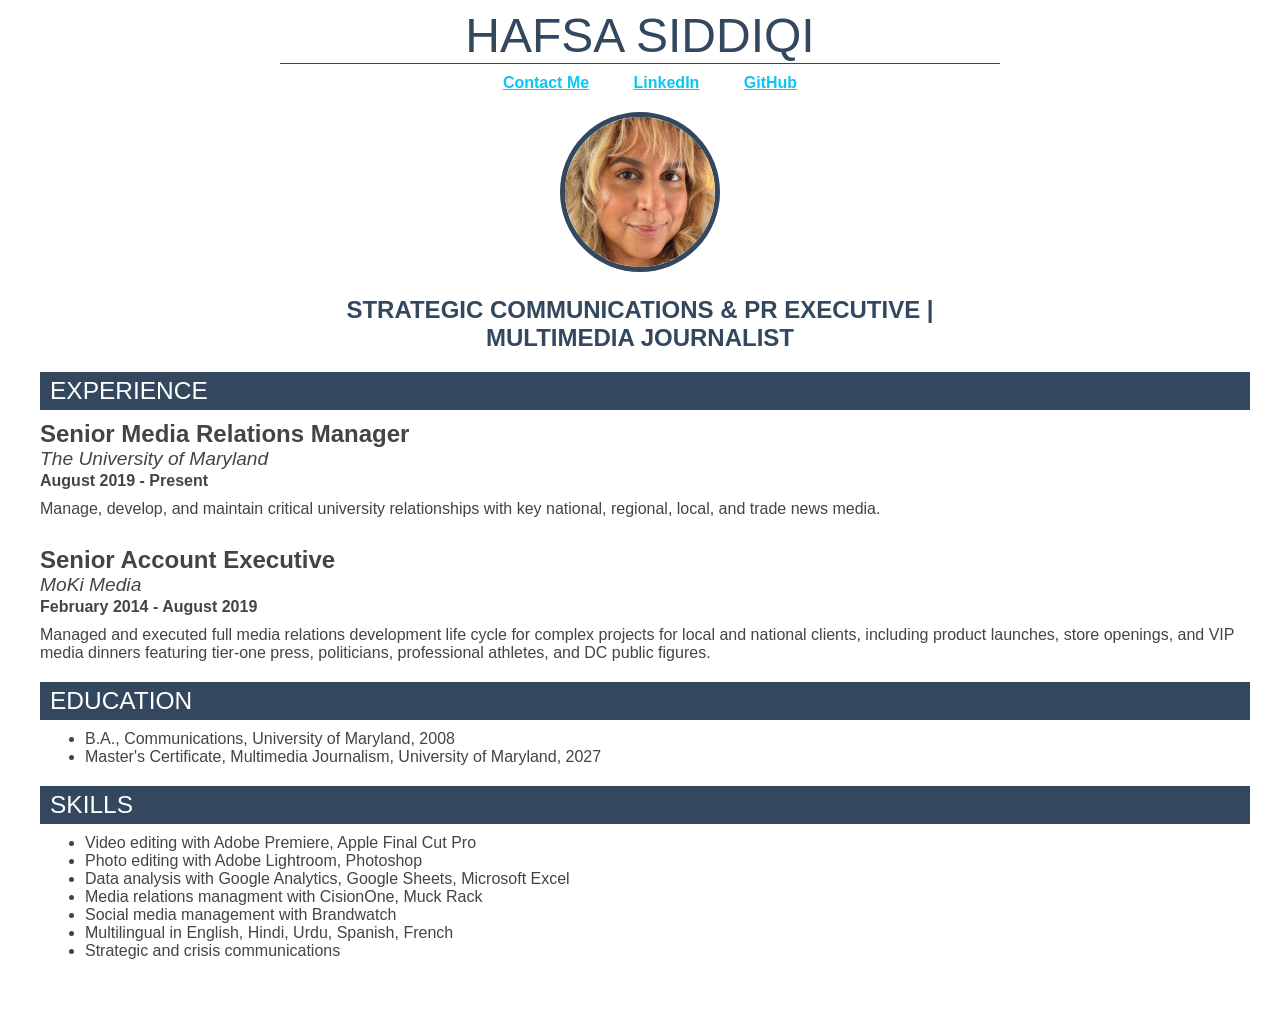
<file: index.html>
<!DOCTYPE html>
<html lang="en">
<head>
    <meta charset="UTF-8">
    <meta name="viewport" content="width=device-width, initial-scale=1.0">
    <title>Hafsa Siddiqi's Resume</title>
    <link href='style.css' rel='stylesheet' type="text/css">
</head>
 <!--I Built This MYSELF!-->   
<body>
  <div id="container">
    <div id="name">Hafsa Siddiqi</div>
         <ul class="menu">
            <li><a href="mailto:hafsa.sidd@gmail.com">Contact Me</a></li>
            <li><a href="https://www.linkedin.com/in/hafsasiddiqi/" target="_blank">LinkedIn</a></li>
            <li><a href="https://github.com/hafsa-26" target="_blank">GitHub </a></li>
        </ul>
        <div id="headshot-container"><img src="Hafsa Siddiqi profile.jpeg" alt="headshot image of Hafsa Siddiqi" height:auto; id="headshot"></div>
    <p><div id="title">Strategic Communications & PR Executive | <br> Multimedia Journalist</div></p>
        <div class="sectionheader">Experience</div>
      <div class="jobtitle">Senior Media Relations Manager</div>
      <div class="organization">The University of Maryland</div>
      <div class="date">August 2019 - Present</div>
      <p class="description">Manage, develop, and maintain critical university relationships with key national, regional, local, and trade news media.</p>
      <br>
      <div class="jobtitle">Senior Account Executive</div>
      <div class="organization">MoKi Media</div>
      <div class="date">February 2014 - August 2019</div>
      <p class="description">Managed and executed full media relations development life cycle for complex projects for local and national clients, including product launches, store openings, and VIP media dinners featuring tier-one press, politicians, professional athletes, and DC public figures.</p>
    <div class="sectionheader">Education</div>
      <ul id="degrees">
        <li>B.A., Communications, University of Maryland, 2008</li>
        <li>Master's Certificate, Multimedia Journalism, University of Maryland, 2027</li>
      </ul>
    <div class="sectionheader">Skills</div>
      <ul id="do">
        <li>Video editing with Adobe Premiere, Apple Final Cut Pro</li>
        <li>Photo editing with Adobe Lightroom, Photoshop</li>
        <li>Data analysis with Google Analytics, Google Sheets, Microsoft Excel</li>
        <li>Media relations managment with CisionOne, Muck Rack</li>
        <li>Social media management with Brandwatch</li>
        <li>Multilingual in English, Hindi, Urdu, Spanish, French</li>
        <li>Strategic and crisis communications</li>
      </ul>    
   

  </div>


    
</body>
</html>
</file>
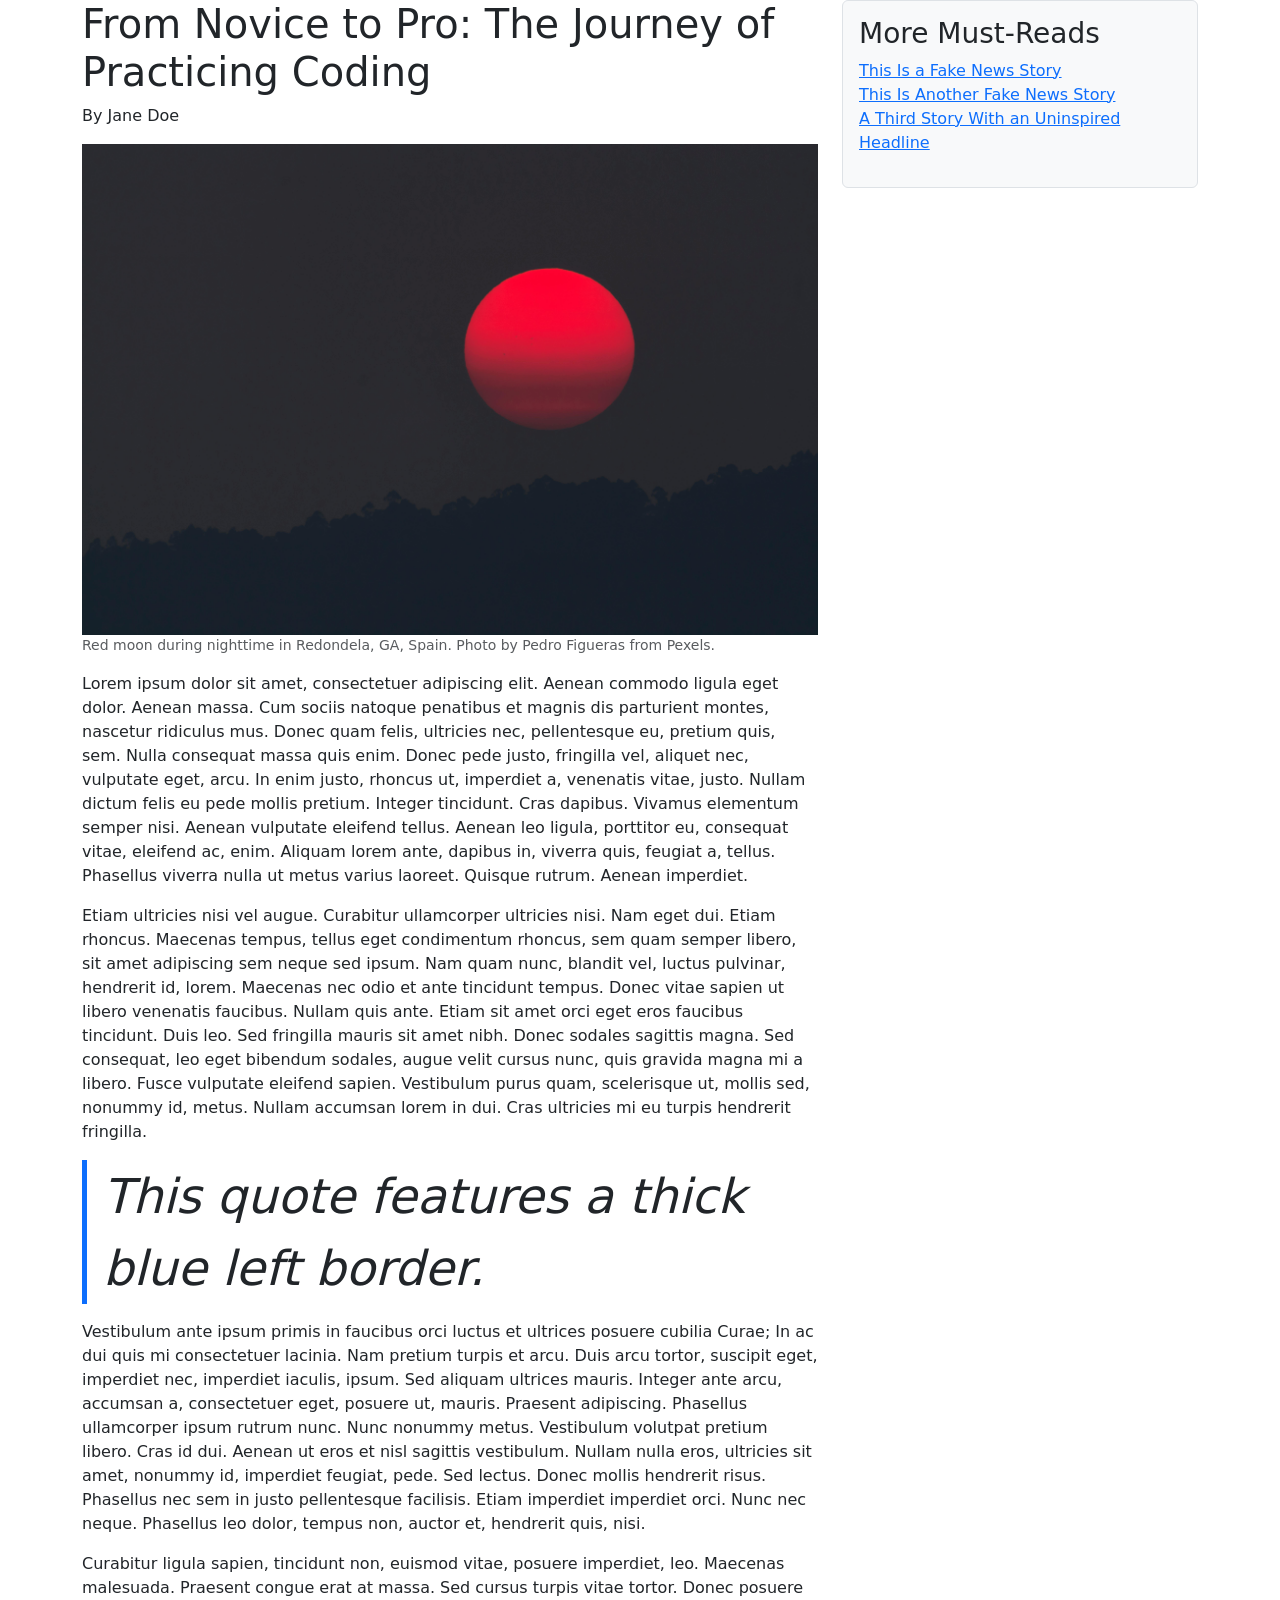
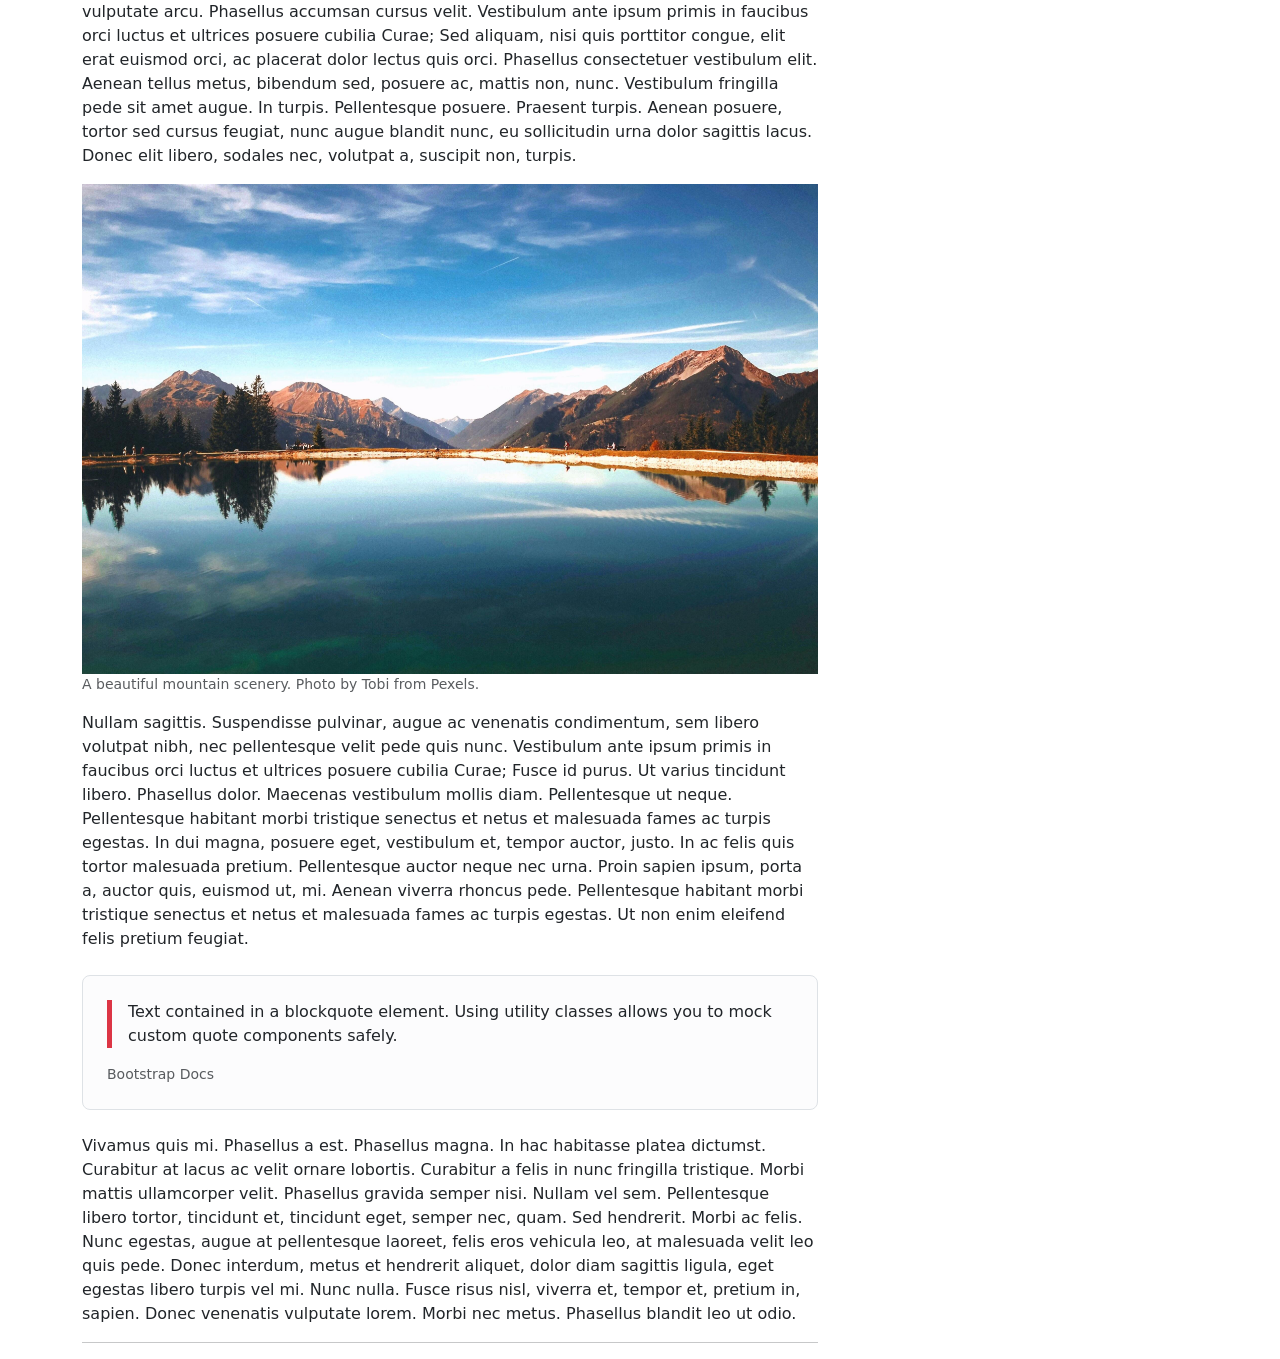
<file: Bootstrap Practice/index.html>
<!DOCTYPE html>
<html lang="en">
<head>
    <meta charset="UTF-8">
    <meta name="viewport" content="width=device-width, initial-scale=1.0">
    <title>Bootstrap Practice Assignment</title>
    
    <!-- Bootstrap stylesheet -->
    <link href="https://cdn.jsdelivr.net/npm/bootstrap@5.3.3/dist/css/bootstrap.min.css" rel="stylesheet" integrity="sha384-QWTKZyjpPEjISv5WaRU9OFeRpok6YctnYmDr5pNlyT2bRjXh0JMhjY6hW+ALEwIH" crossorigin="anonymous">
	
    <!--My external stylesheet-->
    <link href="style.css" rel="stylesheet" type="text/css">

</head>

<body>

<!-- wrap page in a div with a class, add rows, columns, padding -->	
<div class="container">
    <div class="row"> 
        <div class="col-8">
    
			<h1>From Novice to Pro: The Journey of Practicing Coding </h1>

			<p>By Jane Doe</p>

			<figure>
				<img src="red-moon.jpg" class="img-fluid" alt="Red moon on a dark background">
                <figcaption class="figure-caption">Red moon during nighttime in Redondela, GA, Spain. Photo by Pedro Figueras from Pexels.</figcaption>
            </figure>



			<p>Lorem ipsum dolor sit amet, consectetuer adipiscing elit. Aenean commodo ligula eget dolor. Aenean massa. Cum sociis natoque penatibus et magnis dis parturient montes, nascetur ridiculus mus. Donec quam felis, ultricies nec, pellentesque eu, pretium quis, sem. Nulla consequat massa quis enim. Donec pede justo, fringilla vel, aliquet nec, vulputate eget, arcu. In enim justo, rhoncus ut, imperdiet a, venenatis vitae, justo. Nullam dictum felis eu pede mollis pretium. Integer tincidunt. Cras dapibus. Vivamus elementum semper nisi. Aenean vulputate eleifend tellus. Aenean leo ligula, porttitor eu, consequat vitae, eleifend ac, enim. Aliquam lorem ante, dapibus in, viverra quis, feugiat a, tellus. Phasellus viverra nulla ut metus varius laoreet. Quisque rutrum. Aenean imperdiet.</p>

			<p>Etiam ultricies nisi vel augue. Curabitur ullamcorper ultricies nisi. Nam eget dui. Etiam rhoncus. Maecenas tempus, tellus eget condimentum rhoncus, sem quam semper libero, sit amet adipiscing sem neque sed ipsum. Nam quam nunc, blandit vel, luctus pulvinar, hendrerit id, lorem. Maecenas nec odio et ante tincidunt tempus. Donec vitae sapien ut libero venenatis faucibus. Nullam quis ante. Etiam sit amet orci eget eros faucibus tincidunt. Duis leo. Sed fringilla mauris sit amet nibh. Donec sodales sagittis magna. Sed consequat, leo eget bibendum sodales, augue velit cursus nunc, quis gravida magna mi a libero. Fusce vulputate eleifend sapien. Vestibulum purus quam, scelerisque ut, mollis sed, nonummy id, metus. Nullam accumsan lorem in dui. Cras ultricies mi eu turpis hendrerit fringilla.</p>

			<!-- apply border, padding to blockquote, bi class to i tag -->	
            <!-- Added border-start (adds left border), border-5 (makes it thick), border-primary (makes it blue), and ps-3 (adds left padding so text doesn't touch the line) -->
			<blockquote class="border-start border-5 border-primary ps-3">
				<p><i class="bi">This quote features a thick blue left border.</i></p>
			</blockquote>

			<p>Vestibulum ante ipsum primis in faucibus orci luctus et ultrices posuere cubilia Curae; In ac dui quis mi consectetuer lacinia. Nam pretium turpis et arcu. Duis arcu tortor, suscipit eget, imperdiet nec, imperdiet iaculis, ipsum. Sed aliquam ultrices mauris. Integer ante arcu, accumsan a, consectetuer eget, posuere ut, mauris. Praesent adipiscing. Phasellus ullamcorper ipsum rutrum nunc. Nunc nonummy metus. Vestibulum volutpat pretium libero. Cras id dui. Aenean ut eros et nisl sagittis vestibulum. Nullam nulla eros, ultricies sit amet, nonummy id, imperdiet feugiat, pede. Sed lectus. Donec mollis hendrerit risus. Phasellus nec sem in justo pellentesque facilisis. Etiam imperdiet imperdiet orci. Nunc nec neque. Phasellus leo dolor, tempus non, auctor et, hendrerit quis, nisi.</p>

			<p>Curabitur ligula sapien, tincidunt non, euismod vitae, posuere imperdiet, leo. Maecenas malesuada. Praesent congue erat at massa. Sed cursus turpis vitae tortor. Donec posuere vulputate arcu. Phasellus accumsan cursus velit. Vestibulum ante ipsum primis in faucibus orci luctus et ultrices posuere cubilia Curae; Sed aliquam, nisi quis porttitor congue, elit erat euismod orci, ac placerat dolor lectus quis orci. Phasellus consectetuer vestibulum elit. Aenean tellus metus, bibendum sed, posuere ac, mattis non, nunc. Vestibulum fringilla pede sit amet augue. In turpis. Pellentesque posuere. Praesent turpis. Aenean posuere, tortor sed cursus feugiat, nunc augue blandit nunc, eu sollicitudin urna dolor sagittis lacus. Donec elit libero, sodales nec, volutpat a, suscipit non, turpis.</p>

			<figure>
				<img src="mountain-scenery.jpg" class="img-fluid" alt="Mountains reflecting across lake">
                <figcaption class="figure-caption">A beautiful mountain scenery. Photo by Tobi from Pexels.</figcaption>
            </figure>

			<p>Nullam sagittis. Suspendisse pulvinar, augue ac venenatis condimentum, sem libero volutpat nibh, nec pellentesque velit pede quis nunc. Vestibulum ante ipsum primis in faucibus orci luctus et ultrices posuere cubilia Curae; Fusce id purus. Ut varius tincidunt libero. Phasellus dolor. Maecenas vestibulum mollis diam. Pellentesque ut neque. Pellentesque habitant morbi tristique senectus et netus et malesuada fames ac turpis egestas. In dui magna, posuere eget, vestibulum et, tempor auctor, justo. In ac felis quis tortor malesuada pretium. Pellentesque auctor neque nec urna. Proin sapien ipsum, porta a, auctor quis, euismod ut, mi. Aenean viverra rhoncus pede. Pellentesque habitant morbi tristique senectus et netus et malesuada fames ac turpis egestas. Ut non enim eleifend felis pretium feugiat.</p>

<!-- wrap blockquote in a div with a border, padding, margin, rounded corners -->	
            <div class="border p-4 my-4 rounded-3 bg-light-subtle">
				<blockquote class="border-start border-5 border-danger ps-3">
					<p>Text contained in a blockquote element. Using utility classes allows you to mock custom quote components safely.</p>
				</blockquote>
				<figcaption class="figure-caption">Bootstrap Docs</figcaption>
            </div>

			<p>Vivamus quis mi. Phasellus a est. Phasellus magna. In hac habitasse platea dictumst. Curabitur at lacus ac velit ornare lobortis. Curabitur a felis in nunc fringilla tristique. Morbi mattis ullamcorper velit. Phasellus gravida semper nisi. Nullam vel sem. Pellentesque libero tortor, tincidunt et, tincidunt eget, semper nec, quam. Sed hendrerit. Morbi ac felis. Nunc egestas, augue at pellentesque laoreet, felis eros vehicula leo, at malesuada velit leo quis pede. Donec interdum, metus et hendrerit aliquet, dolor diam sagittis ligula, eget egestas libero turpis vel mi. Nunc nulla. Fusce risus nisl, viverra et, tempor et, pretium in, sapien. Donec venenatis vulputate lorem. Morbi nec metus. Phasellus blandit leo ut odio.</p>

			<hr>
        </div>         
<!-- wrap the list in div and make it appear next to the story text on desktop -->
        <div class="col-md-4">
            <div class="p-3 bg-light border rounded">
			    <h3>More Must-Reads</h3>
			        <ul class="list-unstyled">
				        <li><a href="">This Is a Fake News Story</a></li>
				        <li><a href="">This Is Another Fake News Story</a></li>
				        <li><a href="">A Third Story With an Uninspired Headline</a></li>
			        </ul>
            </div>
        </div>    
<!-- IMAGE CAPTIONS & CREDITS:

water-trees.jpg
Body of water between green leaf trees. –Photo by Ian Turnell from Pexels

mountain-scenery.jpg
A beautiful mountain scenery. –Photo by Tobi from Pexels.

red-moon.jpg
Red moon during nighttime in Redondela, GA, Spain. –Photo by Pedro Figueras from Pexels.
	-->    
    </div>
</div>

	<!--Bootstrap JS script-->
    <script src="https://cdn.jsdelivr.net/npm/bootstrap@5.3.3/dist/js/bootstrap.bundle.min.js" integrity="sha384-YvpcrYf0tY3lHB60NNkmXc5s9fDVZLESaAA55NDzOxhy9GkcIdslK1eN7N6jIeHz" crossorigin="anonymous"></script>
	
</body>
</html>
</file>
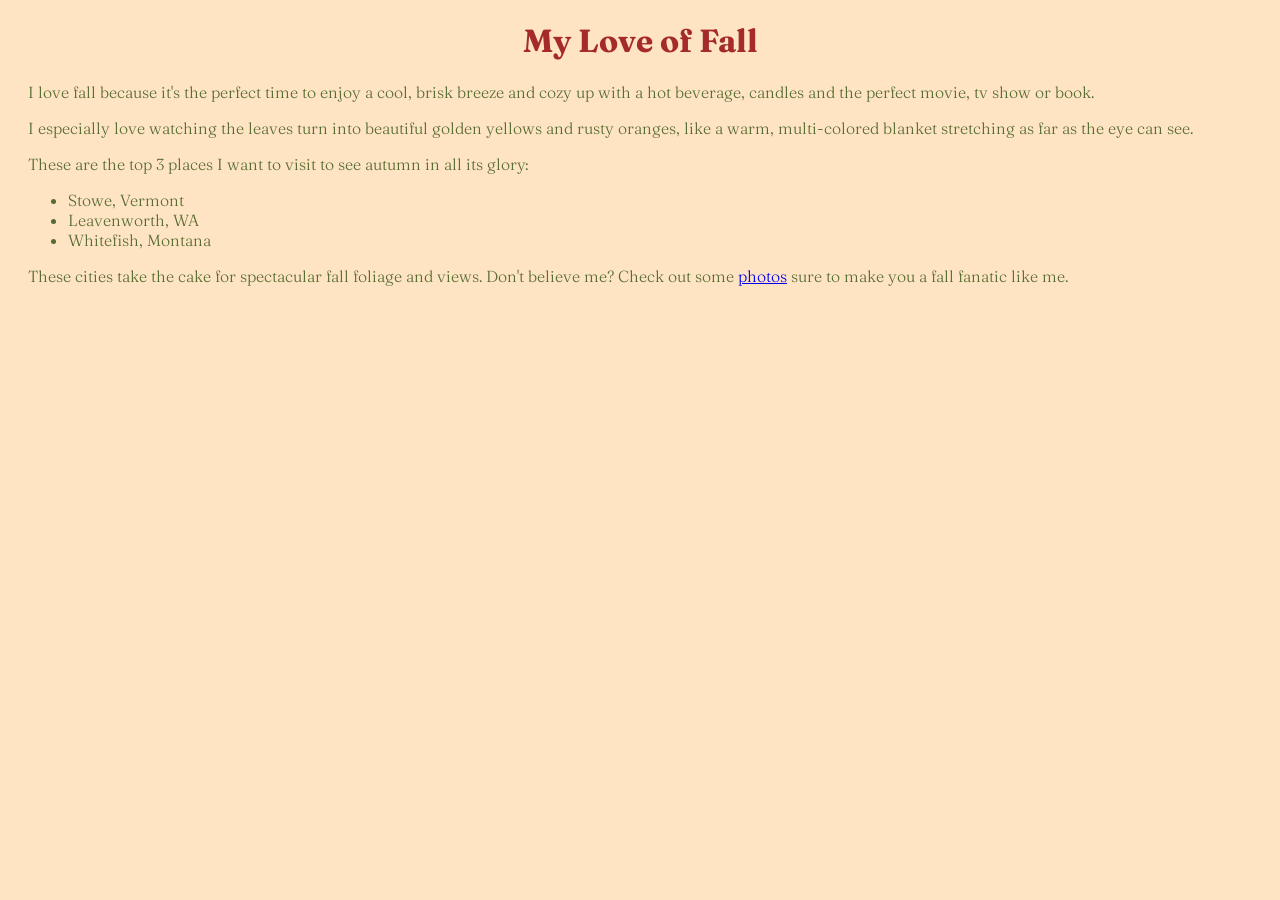
<file: Fan Page/index.html>
<!DOCTYPE html>
<html>
<head>
    <title>Hafsa Loves Fall</title>

    <link rel="preconnect" href="https://fonts.googleapis.com">
    <link rel="preconnect" href="https://fonts.gstatic.com" crossorigin>
    <link href="https://fonts.googleapis.com/css2?family=Fraunces:ital,opsz,wght@0,9..144,100..900;1,9..144,100..900&display=swap" rel="stylesheet">

    <link rel="stylesheet" href="style.css">
</head>
<body>
    <h1>My Love of Fall</h1>
    <p>I love fall because it's the perfect time to enjoy a cool, brisk breeze and cozy up with a hot beverage, candles and the perfect movie, tv show or book.</p>
    <p>I especially love watching the leaves turn into beautiful golden yellows and rusty oranges, like a warm, multi-colored blanket stretching as far as the eye can see.</p>

    <p>These are the top 3 places I want to visit to see autumn in all its glory:</p>
        <ul>
            <li> Stowe, Vermont</li>
            <li> Leavenworth, WA</li>
            <li> Whitefish, Montana</li>
        </ul>
    <p>These cities take the cake for spectacular fall foliage and views. Don't believe me? Check out some <a href="photo.html" class="nav-link">photos</a> sure to make you a fall fanatic like me.</p>
<div class="video">
    <iframe width="560" height="315" src="https://www.youtube.com/embed/7YAQiPACviI?si=3jztiyLnKkxvBRaf" title="YouTube video player" frameborder="0" allow="accelerometer; autoplay; clipboard-write; encrypted-media; gyroscope; picture-in-picture; web-share" referrerpolicy="strict-origin-when-cross-origin" allowfullscreen></iframe>
</div>
</body>


</html>
</file>
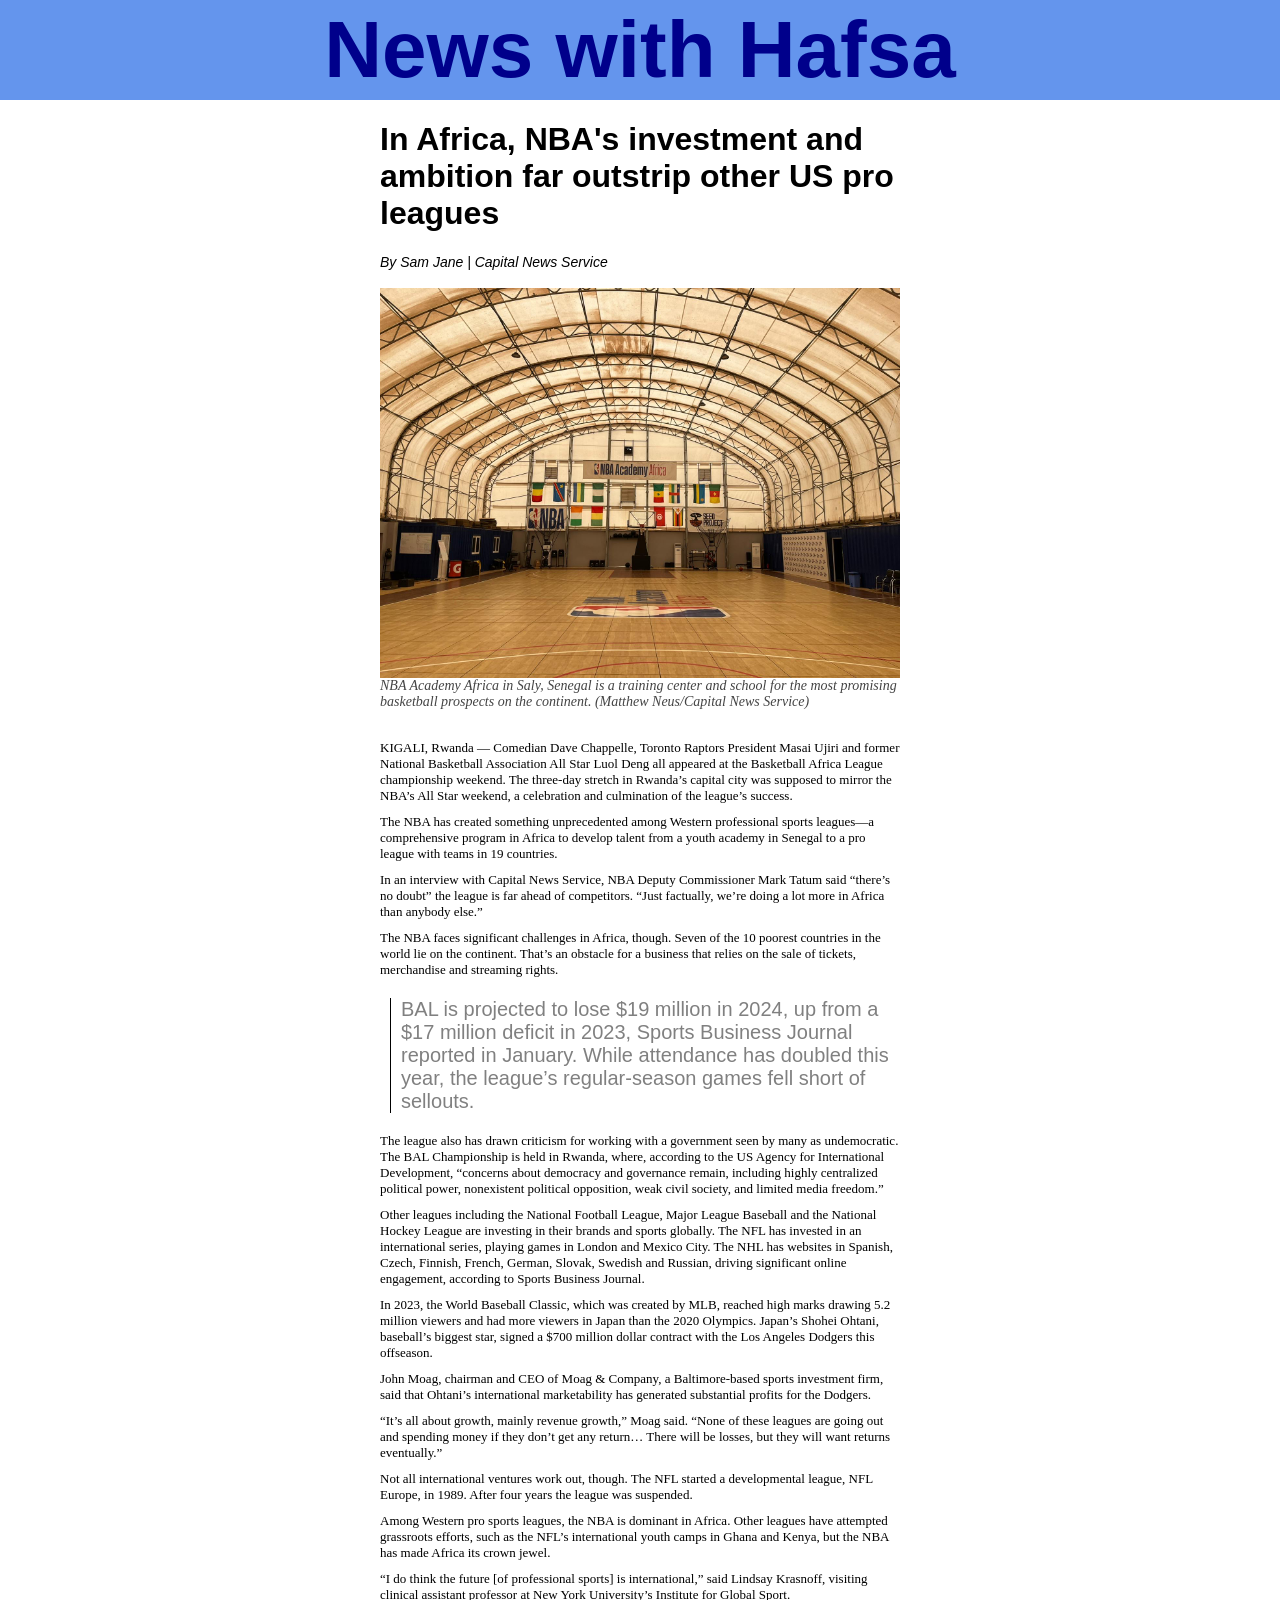
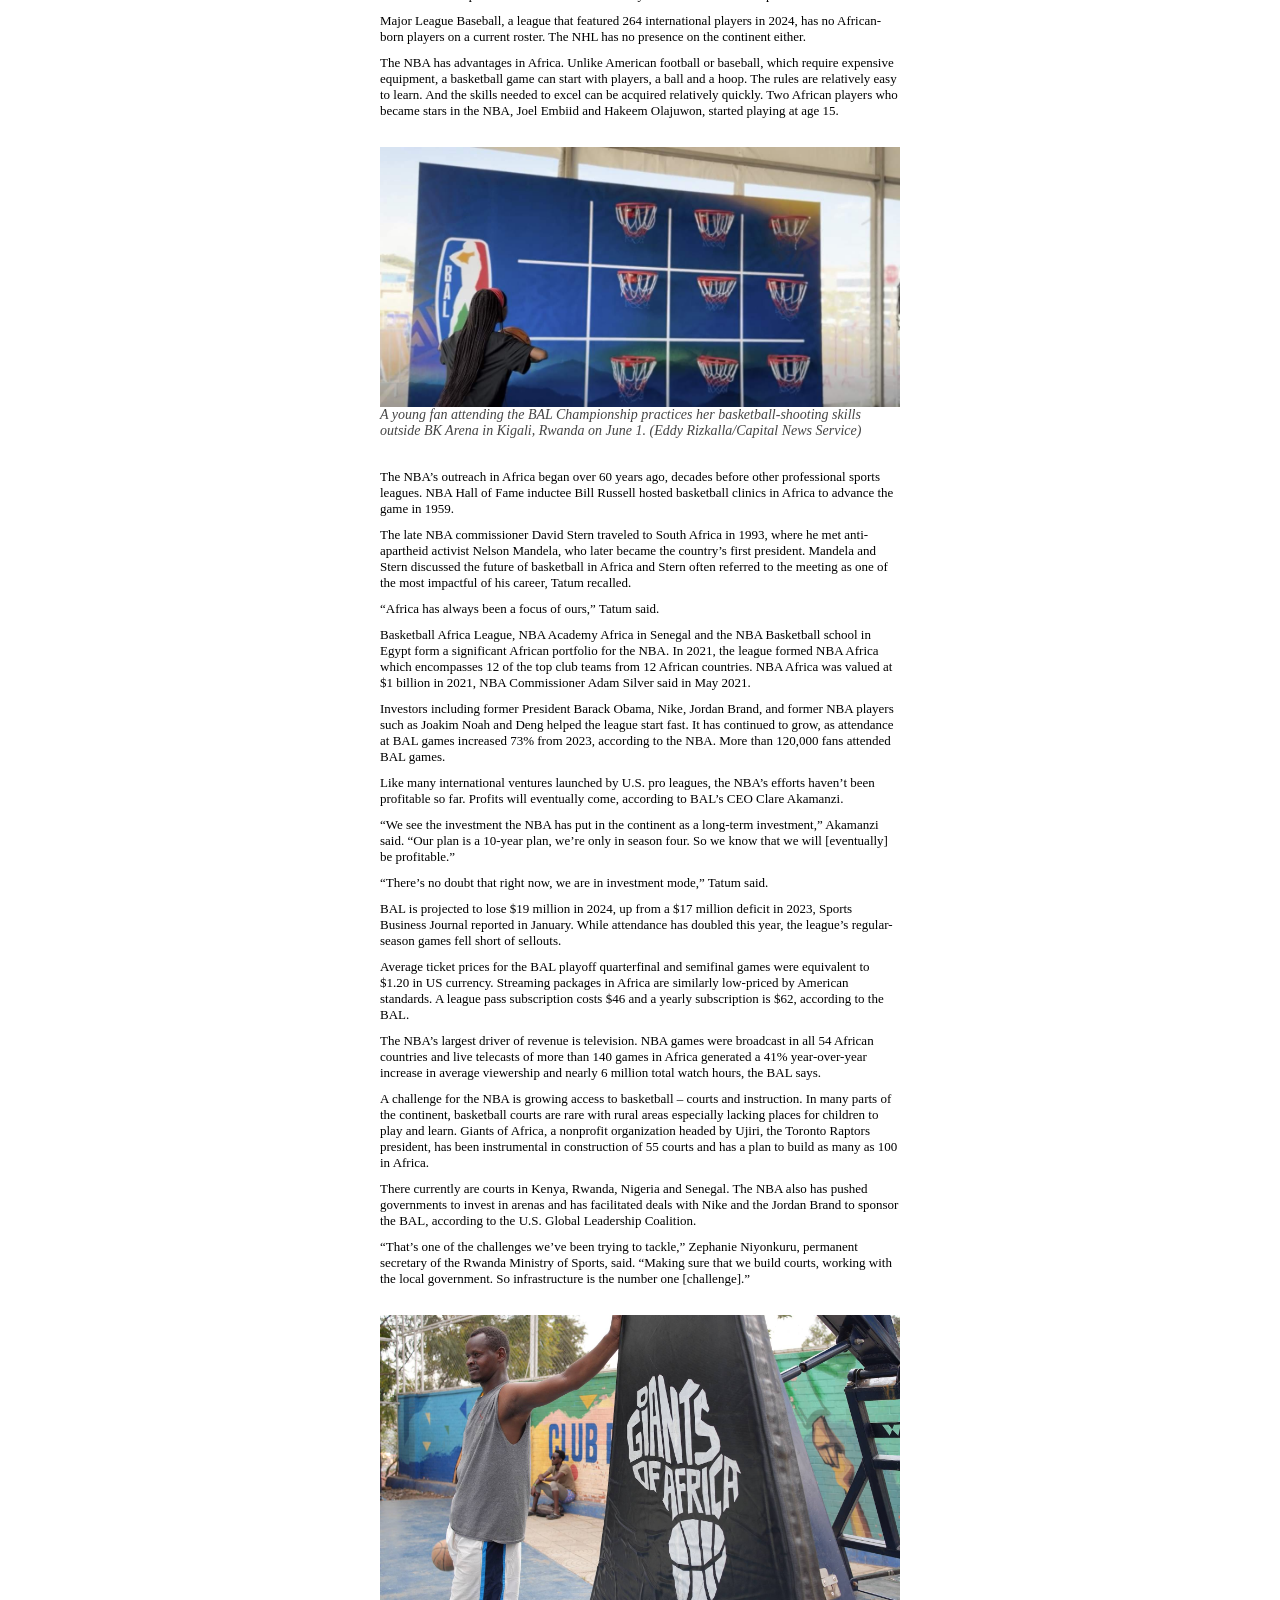
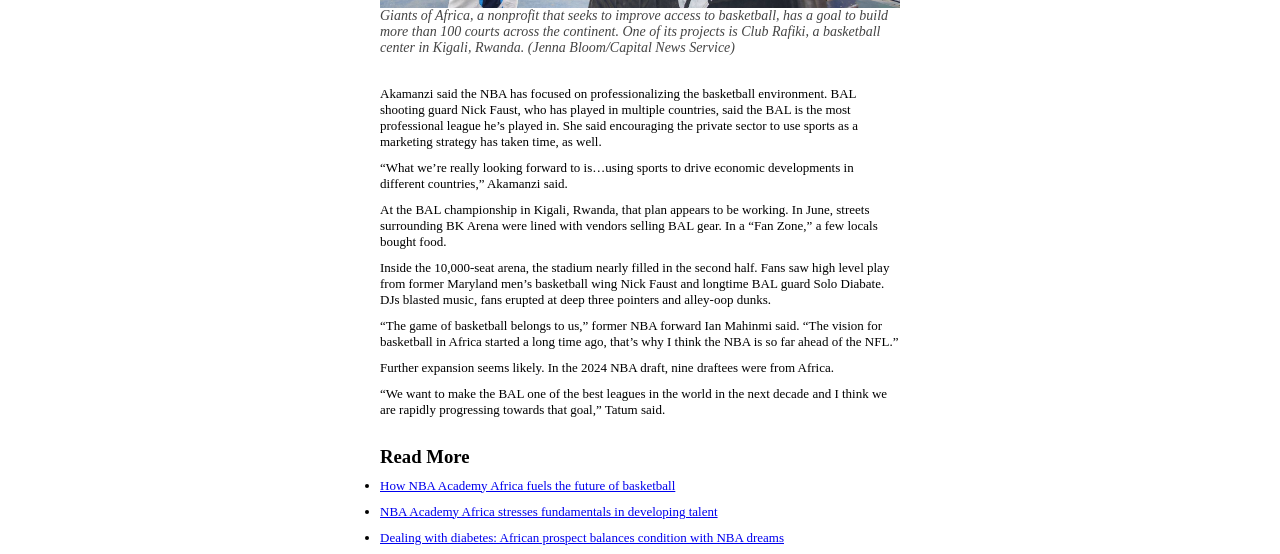
<file: Hafsa Siddiqi Midterm-Review/index.html>
<!DOCTYPE html>
<html lang="en">
<head>
    <meta charset="UTF-8">
    <meta name="viewport" content="width=device-width, initial-scale=1.0">
    <title>Hafsa Siddiq's Midterm Review Exercise</title>
    <link href="style.css" rel="stylesheet">
</head>

<body>
<div id="masthead">
    <h1 id="mastheadtitle">News with Hafsa</h1>
</div> 

<div id="container">
<h1>In Africa, NBA's investment and ambition far outstrip other US pro leagues</h1>
<div id="byline">By Sam Jane | Capital News Service</div>
<br>

<figure class="featured-image"> 
    <img src="nba-academy-africa.jpg" alt="NBA Academy Africa training center in Senegal">
    <figcaption>NBA Academy Africa in Saly, Senegal is a training center and school for the most promising basketball prospects on the continent. (Matthew Neus/Capital News Service)</figcaption>
</figure>
<p>KIGALI, Rwanda — Comedian Dave Chappelle, Toronto Raptors President Masai Ujiri and former National Basketball Association All Star Luol Deng all appeared at the Basketball Africa League championship weekend. The three-day stretch in Rwanda’s capital city was supposed to mirror the NBA’s All Star weekend, a celebration and culmination of the league’s success.</p> 

<p>The NBA has created something unprecedented among Western professional sports leagues—a comprehensive program in Africa to develop talent from a youth academy in Senegal to a pro league with teams in 19 countries. </p> 

<p>In an interview with Capital News Service, NBA Deputy Commissioner Mark Tatum said “there’s no doubt” the league is far ahead of competitors. “Just factually, we’re doing a lot more in Africa than anybody else.”</p> 

<p>The NBA faces significant challenges in Africa, though. Seven of the 10 poorest countries in the world lie on the continent. That’s an obstacle for a business that relies on the sale of tickets, merchandise and streaming rights. </p>

<blockquote>
    BAL is projected to lose $19 million in 2024, up from a $17 million deficit in 2023, Sports Business Journal reported in January. While attendance has doubled this year, the league’s regular-season games fell short of sellouts.
</blockquote>

<p>The league also has drawn criticism for working with a government seen by many as undemocratic. The BAL Championship is held in Rwanda, where, according to the US Agency for International Development, “concerns about democracy and governance remain, including highly centralized political power, nonexistent political opposition, weak civil society, and limited media freedom.” </p>

<p>Other leagues including the National Football League, Major League Baseball and the National Hockey League are investing in their brands and sports globally. The NFL has invested in an international series, playing games in London and Mexico City. The NHL has websites in Spanish, Czech, Finnish, French, German, Slovak, Swedish and Russian, driving significant online engagement, according to Sports Business Journal. </p> 

<p>In 2023, the World Baseball Classic, which was created by MLB, reached high marks drawing 5.2 million viewers and had more viewers in Japan than the 2020 Olympics. Japan’s Shohei Ohtani, baseball’s biggest star, signed a $700 million dollar contract with the Los Angeles Dodgers this offseason. </p>

<p>John Moag, chairman and CEO of Moag & Company, a Baltimore-based sports investment firm, said that Ohtani’s international marketability has generated substantial profits for the Dodgers. </p>

<p>“It’s all about growth, mainly revenue growth,” Moag said. “None of these leagues are going out and spending money if they don’t get any return… There will be losses, but they will want returns eventually.” </p>

<p>Not all international ventures work out, though. The NFL started a developmental league, NFL Europe, in 1989. After four years the league was suspended. </p>

<p>Among Western pro sports leagues, the NBA is dominant in Africa. Other leagues have attempted grassroots efforts, such as the NFL’s international youth camps in Ghana and Kenya, but the NBA has made Africa its crown jewel. </p>

<p>“I do think the future [of professional sports] is international,” said Lindsay Krasnoff, visiting clinical assistant professor at New York University’s Institute for Global Sport. </p>

<p>Major League Baseball, a league that featured 264 international players in 2024, has no African-born players on a current roster. The NHL has no presence on the continent either. </p>

<p>The NBA has advantages in Africa. Unlike American football or baseball, which require expensive equipment, a basketball game can start with players, a ball and a hoop. The rules are relatively easy to learn. And the skills needed to excel can be acquired  relatively quickly. Two African players who became stars in the NBA, Joel Embiid and Hakeem Olajuwon, started playing at age 15. </p>

<br>
<figure class="image-one"> 
    <img src="fan-practicing-basketball.jpg" alt="A young fan attending the BAL Championship practices her basketball-shooting skills outside BK Arena in Kigali, Rwanda on June 1.">
    <figcaption>A young fan attending the BAL Championship practices her basketball-shooting skills outside BK Arena in Kigali, Rwanda on June 1. (Eddy Rizkalla/Capital News Service)</figcaption>
    </figure>

<p>The NBA’s outreach in Africa began over 60 years ago, decades before other professional sports leagues. NBA Hall of Fame inductee Bill Russell hosted basketball clinics in Africa to advance the game in 1959. </p>

<p>The late NBA commissioner David Stern traveled to South Africa in 1993, where he met anti-apartheid activist Nelson Mandela, who later became the country’s first president. Mandela and Stern discussed the future of basketball in Africa and Stern often referred to the meeting as one of the most impactful of his career, Tatum recalled. </p> 

<p>“Africa has always been a focus of ours,” Tatum said. </p>

<p>Basketball Africa League, NBA Academy Africa in Senegal and the NBA Basketball school in Egypt form a significant African portfolio for the NBA. In 2021, the league formed NBA Africa which encompasses 12 of the top club teams from 12 African countries. NBA Africa was valued at $1 billion in 2021, NBA Commissioner Adam Silver said in May 2021. </p>

<p>Investors including former President Barack Obama, Nike, Jordan Brand, and former NBA players such as Joakim Noah and Deng helped the league start fast. It has continued to grow, as attendance at BAL games increased 73% from 2023, according to the NBA. More than 120,000 fans attended BAL games. </p>

<p>Like many international ventures launched by U.S. pro leagues, the NBA’s efforts haven’t been profitable so far. Profits will eventually come, according to BAL’s CEO Clare Akamanzi. </p>

<p>“We see the investment the NBA has put in the continent as a long-term investment,” Akamanzi said. “Our plan is a 10-year plan, we’re only in season four. So we know that we will [eventually] be profitable.” </p>

<p>“There’s no doubt that right now, we are in investment mode,” Tatum said. </p>

<p>BAL is projected to lose $19 million in 2024, up from a $17 million deficit in 2023, Sports Business Journal reported in January. While attendance has doubled this year, the league’s regular-season games fell short of sellouts. </p>

<p>Average ticket prices for the BAL playoff quarterfinal and semifinal games were equivalent to $1.20 in US currency. Streaming packages in Africa are similarly low-priced by American standards. A league pass subscription costs $46 and a yearly subscription is $62, according to the BAL. </p>

<p>The NBA’s largest driver of revenue is television. NBA games were broadcast in all 54 African countries and live telecasts of more than 140 games in Africa generated a 41% year-over-year increase in average viewership and nearly 6 million total watch hours, the BAL says. </p>

<P>A challenge for the NBA is growing access to basketball – courts and instruction. In many parts of the continent, basketball courts are rare with rural areas especially lacking places for children to play and learn. Giants of Africa, a nonprofit organization headed by Ujiri, the Toronto Raptors president, has been instrumental in construction of 55 courts and has a plan to build as many as 100 in Africa. </P>

<p>There currently are courts in Kenya, Rwanda, Nigeria and Senegal. The NBA also has pushed governments to invest in arenas and has facilitated deals with Nike and the Jordan Brand to sponsor the BAL, according to the U.S. Global Leadership Coalition. </p>

<p>“That’s one of the challenges we’ve been trying to tackle,” Zephanie Niyonkuru, permanent secretary of the Rwanda Ministry of Sports, said. “Making sure that we build courts, working with the local government. So infrastructure is the number one [challenge].” </p>

<br>
<figure class="image-two"> 
    <img src="giants-of-africa.jpg" alt="A man leans against Giants of Africa sign on a basketball court">
    <figcaption>Giants of Africa, a nonprofit that seeks to improve access to basketball, has a goal to build more than 100 courts across the continent. One of its projects is Club Rafiki, a basketball center in Kigali, Rwanda. (Jenna Bloom/Capital News Service)</figcaption>
    </figure>

<p>Akamanzi said the NBA has focused on professionalizing the basketball environment. BAL shooting guard Nick Faust, who has played in multiple countries, said the BAL is the most professional league he’s played in. She said encouraging the private sector to use sports as a marketing strategy has taken time, as well. </p>

<p>“What we’re really looking forward to is…using sports to drive economic developments in different countries,” Akamanzi said. </p>

<p>At the BAL championship in Kigali, Rwanda, that plan appears to be working. In June, streets surrounding BK Arena were lined with vendors selling BAL gear. In a “Fan Zone,” a few locals bought food. </p>

<p>Inside the 10,000-seat arena, the stadium nearly filled in the second half. Fans saw high level play from former Maryland men’s basketball wing Nick Faust and longtime BAL guard Solo Diabate. DJs blasted music, fans erupted at deep three pointers and alley-oop dunks. </p>

<p>“The game of basketball belongs to us,” former NBA forward Ian Mahinmi said. “The vision for basketball in Africa started a long time ago, that’s why I think the NBA is so far ahead of the NFL.” </p>

<p>Further expansion seems likely. In the 2024 NBA draft, nine draftees were from Africa. </p>

<p>“We want to make the BAL one of the best leagues in the world in the next decade and I think we are rapidly progressing towards that goal,” Tatum said. </p>
<br>

<h3> Read More </h3>
<ul class="read-more">
    <li><a href="https://cnsmaryland.org/2024/06/19/how-nba-academy-africa-fuels-the-future-of-basketball/">How NBA Academy Africa fuels the future of basketball</a></li>
    <li><a href="https://cnsmaryland.org/2024/07/02/nba-academy-africa-stresses-the-importance-of-fundamentals-when-it-comes-to-developing-talent">NBA Academy Africa stresses fundamentals in developing talent</a></li>
    <li><a href="https://cnsmaryland.org/2024/07/05/dealing-with-diabetes-african-prospect-balances-condition-with-nba-dreams/">Dealing with diabetes: African prospect balances condition with NBA dreams</a></li>
</ul>

</div>
</body>
</html>
</file>
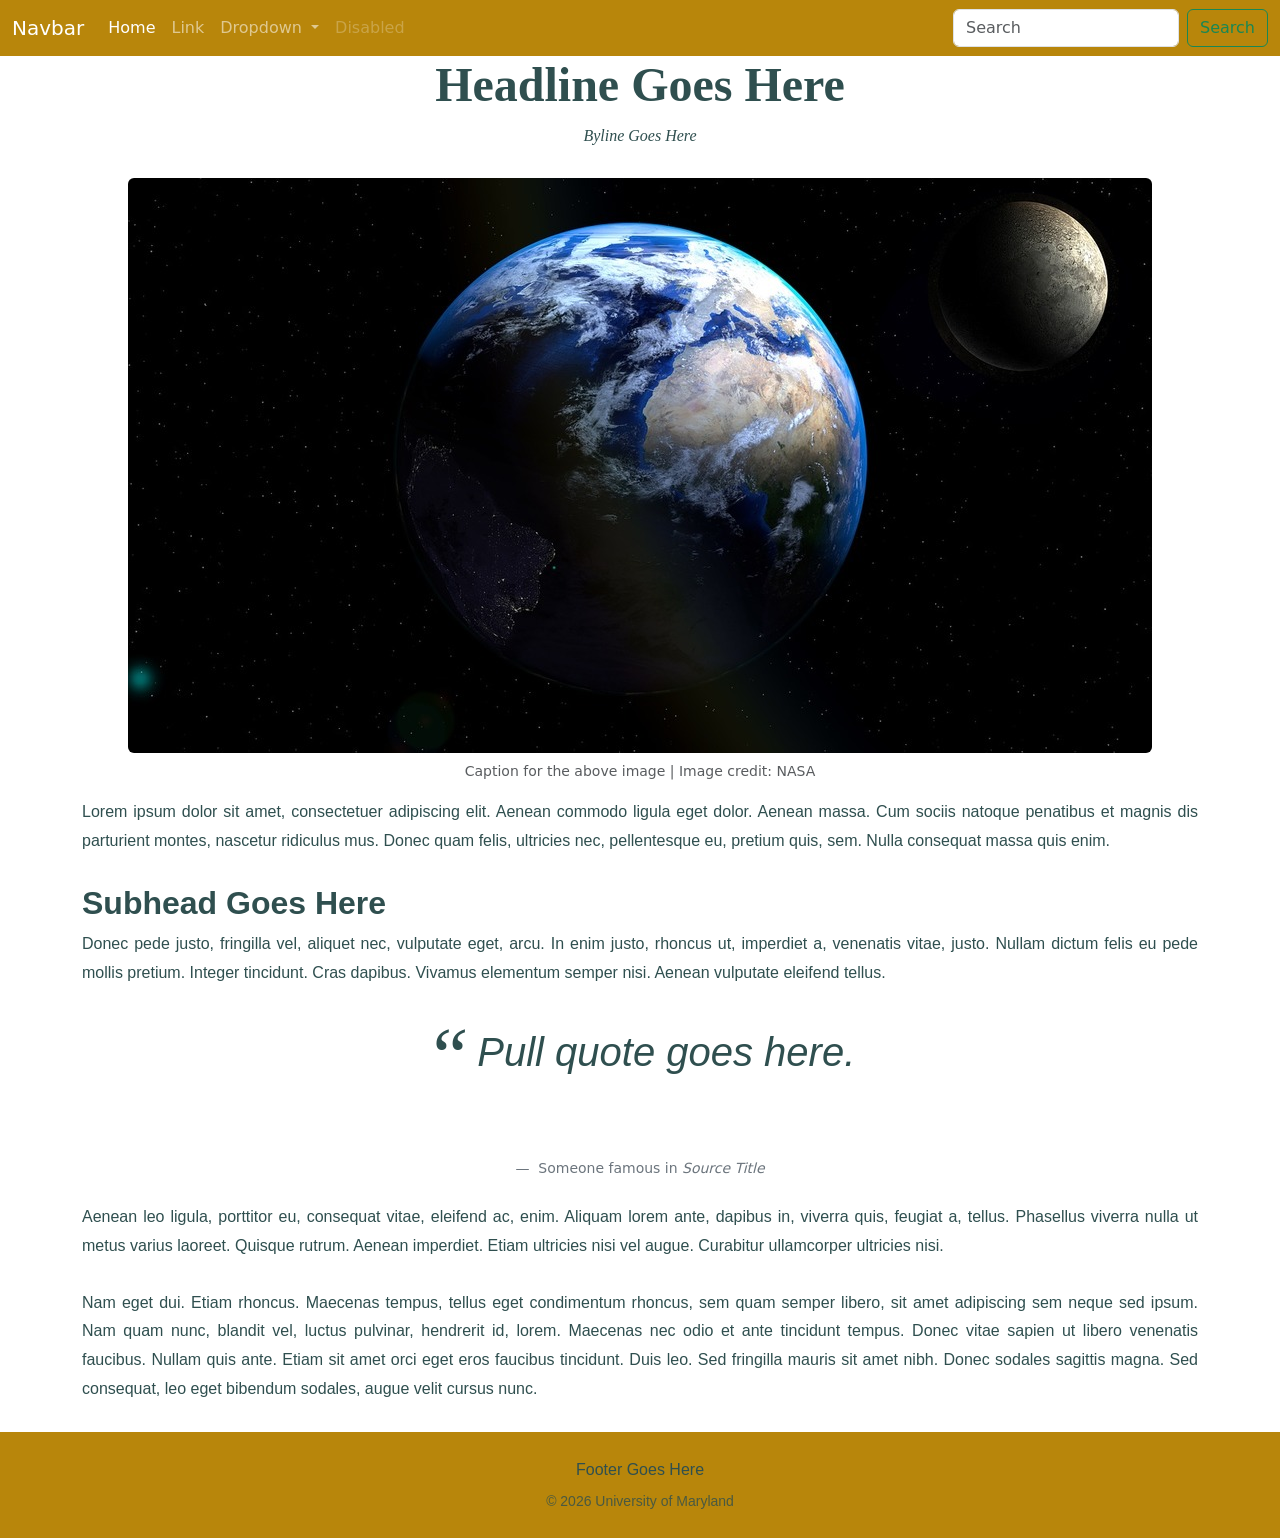
<file: HTML Frame/index.html>
<!doctype html>

<html lang="en">

<head>
    <meta charset="utf-8">
    <meta name="viewport" content="width=device-width, initial-scale=1">
    
    <title>HTML Frame</title>
    
  <!--Bootstrap stylesheet-->
    <link href="https://cdn.jsdelivr.net/npm/bootstrap@5.3.3/dist/css/bootstrap.min.css" rel="stylesheet" integrity="sha384-QWTKZyjpPEjISv5WaRU9OFeRpok6YctnYmDr5pNlyT2bRjXh0JMhjY6hW+ALEwIH" crossorigin="anonymous">
    <link href="style.css" rel="stylesheet" type="text/css">
    
  
  </head>

  <body>
    
  <!--Bootstrap basic navbar start-->
    <nav class="navbar navbar-dark navbar-expand-lg" style="background-color:darkgoldenrod;">
      <div class="container-fluid">
        <a class="navbar-brand" href="#">Navbar</a>
        <button class="navbar-toggler" type="button" data-bs-toggle="collapse" data-bs-target="#navbarSupportedContent" aria-controls="navbarSupportedContent" aria-expanded="false" aria-label="Toggle navigation">
          <span class="navbar-toggler-icon"></span>
        </button>
        <div class="collapse navbar-collapse" id="navbarSupportedContent">
          <ul class="navbar-nav me-auto mb-2 mb-lg-0">
            <li class="nav-item">
              <a class="nav-link active" aria-current="page" href="#">Home</a>
            </li>
            <li class="nav-item">
              <a class="nav-link" href="#">Link</a>
            </li>
            <li class="nav-item dropdown">
              <a class="nav-link dropdown-toggle" href="#" role="button" data-bs-toggle="dropdown" aria-expanded="false">
                Dropdown
              </a>
              <ul class="dropdown-menu">
                <li><a class="dropdown-item" href="#">Action</a></li>
                <li><a class="dropdown-item" href="#">Another action</a></li>
                <li><hr class="dropdown-divider"></li>
                <li><a class="dropdown-item" href="#">Something else here</a></li>
              </ul>
            </li>
            <li class="nav-item">
              <a class="nav-link disabled" aria-disabled="true">Disabled</a>
            </li>
          </ul>
          <form class="d-flex" role="search">
            <input class="form-control me-2" type="search" placeholder="Search" aria-label="Search">
            <button class="btn btn-outline-success" type="submit">Search</button>
          </form>
        </div>
      </div>
    </nav>
  <!--Bootstrap basic navbar end-->
      
  <!--Bootstrap grid start-->

    <div class="container">
        <h1 id="headline"> Headline Goes Here </h1>
        <p id="byline"> Byline Goes Here </p>

        <figure class="figure text-center d-block">
            <img src="globe-moon-earth.jpg" alt="Earth and Moon" class="figure-img img-fluid rounded">
            <figcaption class="figure-caption">Caption for the above image <span class="text-muted text-secondary">| Image credit: NASA</span></figcaption>
        </figure>



        <p>Lorem ipsum dolor sit amet, consectetuer adipiscing elit. Aenean commodo ligula eget dolor. Aenean massa. Cum sociis natoque penatibus et magnis dis parturient montes, nascetur ridiculus mus. Donec quam felis, ultricies nec, pellentesque eu, pretium quis, sem. Nulla consequat massa quis enim.</p>

        <h2 id="subhead">Subhead Goes Here</h2>

        <p>Donec pede justo, fringilla vel, aliquet nec, vulputate eget, arcu. In enim justo, rhoncus ut, imperdiet a, venenatis vitae, justo. Nullam dictum felis eu pede mollis pretium. Integer tincidunt. Cras dapibus. Vivamus elementum semper nisi. Aenean vulputate eleifend tellus.</p>

        <figure class="text-center mt-4 mb-4">
             <div class="d-flex justify-content-center align-items-start fst-italic">
                <span class="display-1 lh-1 me-2" style="font-family: 'Times New Roman', Times, serif; color: darkslategrey;">&ldquo;</span>
                <blockquote class="blockquote">
                    <p class="text-center fs-1 fst-italic">Pull quote goes here.</p>
                </blockquote>
            </div>
            <figcaption class="blockquote-footer">
                Someone famous in <cite title="Source Title">Source Title</cite>
            </figcaption>
        </figure>
        <p>Aenean leo ligula, porttitor eu, consequat vitae, eleifend ac, enim. Aliquam lorem ante, dapibus in, viverra quis, feugiat a, tellus. Phasellus viverra nulla ut metus varius laoreet. Quisque rutrum. Aenean imperdiet. Etiam ultricies nisi vel augue. Curabitur ullamcorper ultricies nisi.</p>

        <p>Nam eget dui. Etiam rhoncus. Maecenas tempus, tellus eget condimentum rhoncus, sem quam semper libero, sit amet adipiscing sem neque sed ipsum. Nam quam nunc, blandit vel, luctus pulvinar, hendrerit id, lorem. Maecenas nec odio et ante tincidunt tempus. Donec vitae sapien ut libero venenatis faucibus. Nullam quis ante. Etiam sit amet orci eget eros faucibus tincidunt. Duis leo. Sed fringilla mauris sit amet nibh. Donec sodales sagittis magna. Sed consequat, leo eget bibendum sodales, augue velit cursus nunc.</p>



    </div> <!--end container div-->
      
  <!--Bootstrap grid end-->
    
    <footer class="text-white py-4 mt-auto" style="background-color:darkgoldenrod;">
        <div class="container text-center">
            <p class="mb-1 text-center"> Footer Goes Here</p>
            <p class="mb-0 small text-center" style="opacity: 0.8"> &copy; 2026 University of Maryland</p>
        </div>
    </footer>    
      
  <!--Bootstrap JavaScript-->
    <script src="https://cdn.jsdelivr.net/npm/bootstrap@5.3.3/dist/js/bootstrap.bundle.min.js" integrity="sha384-YvpcrYf0tY3lHB60NNkmXc5s9fDVZLESaAA55NDzOxhy9GkcIdslK1eN7N6jIeHz" crossorigin="anonymous"></script>
 
  </body>

</html>
</file>
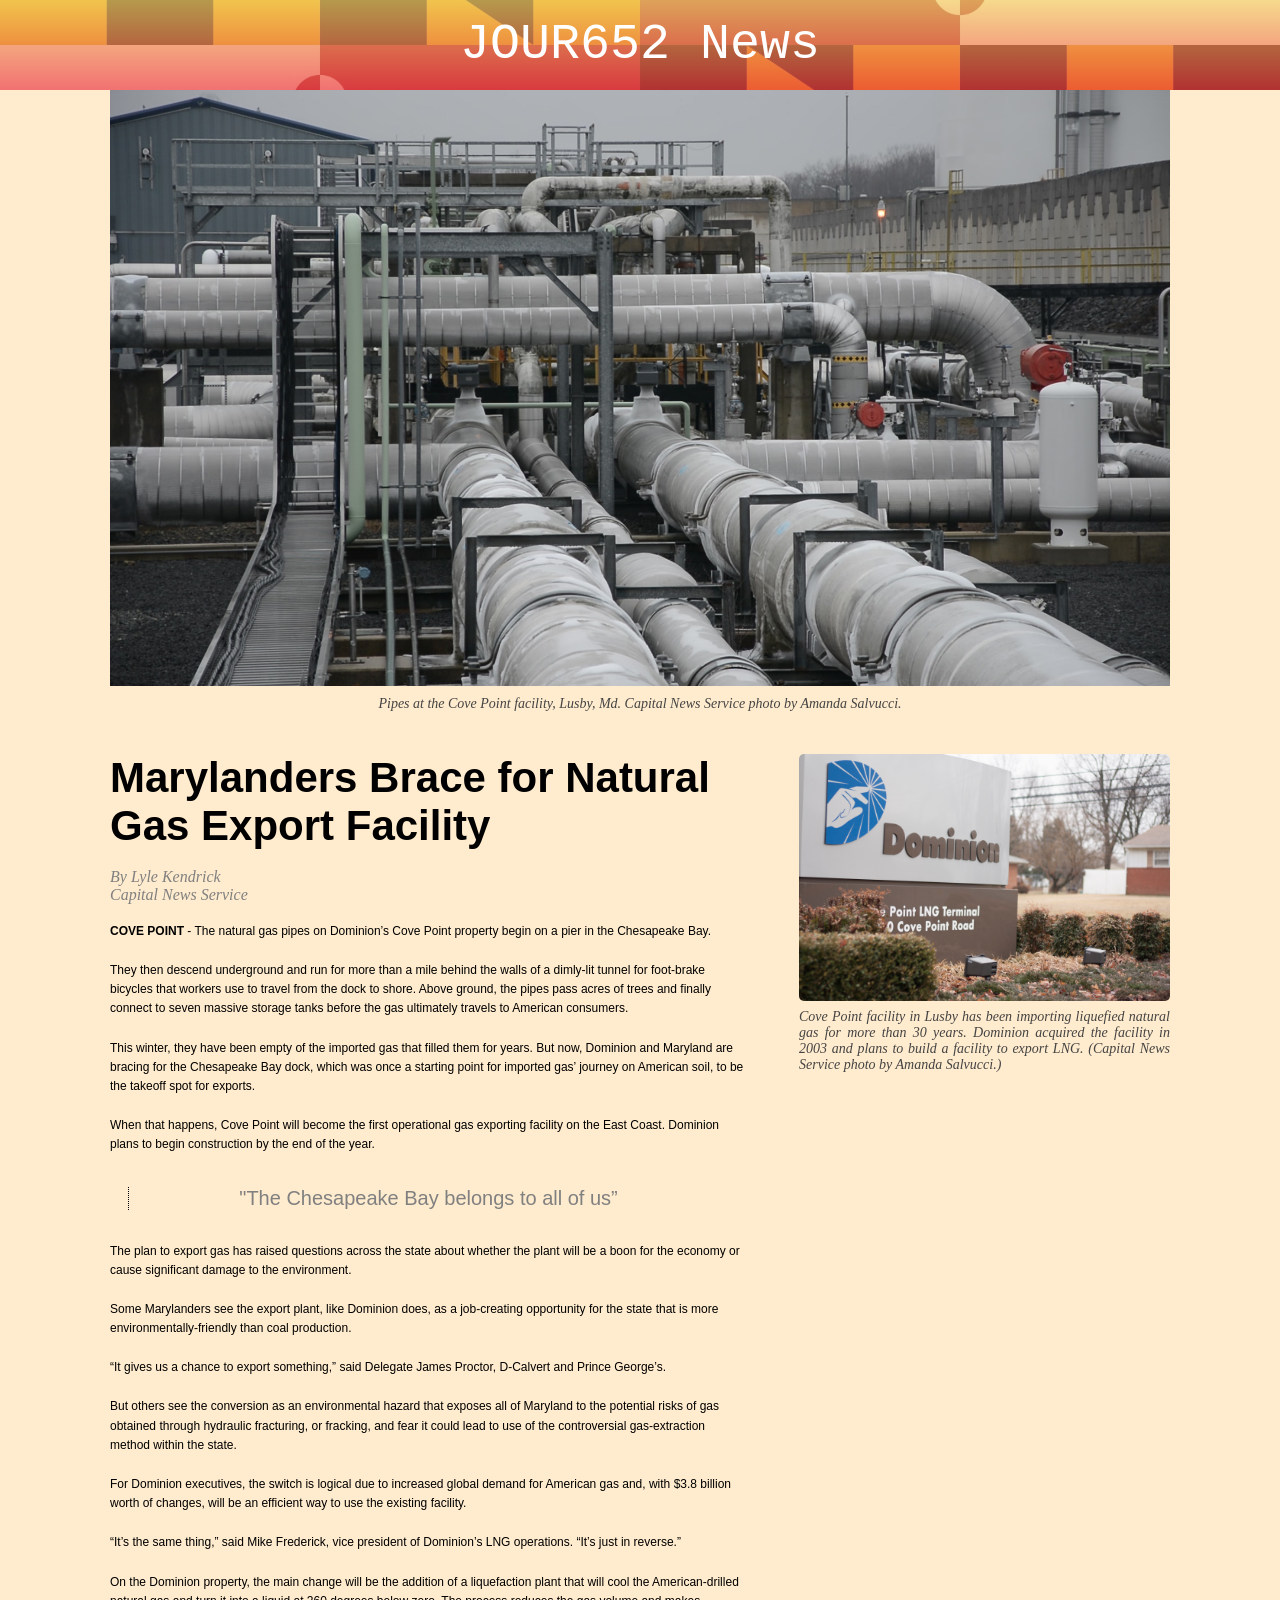
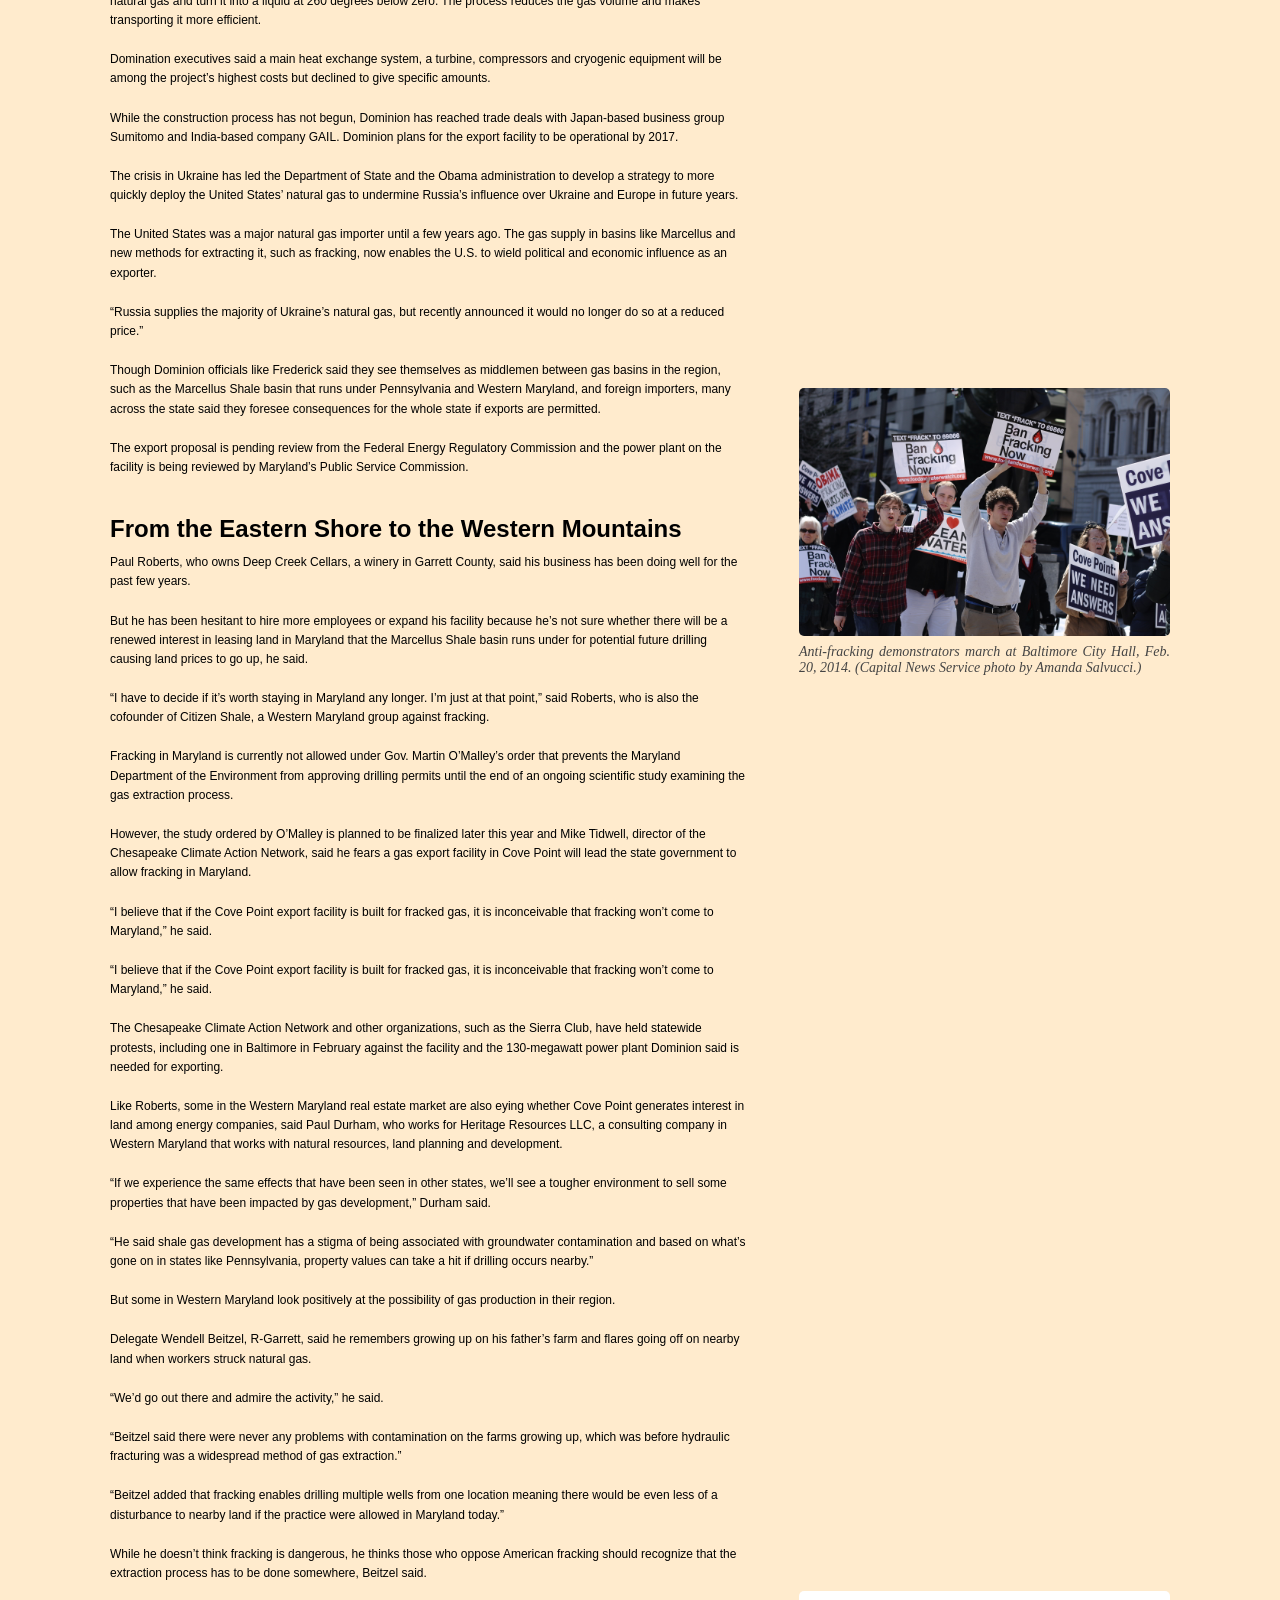
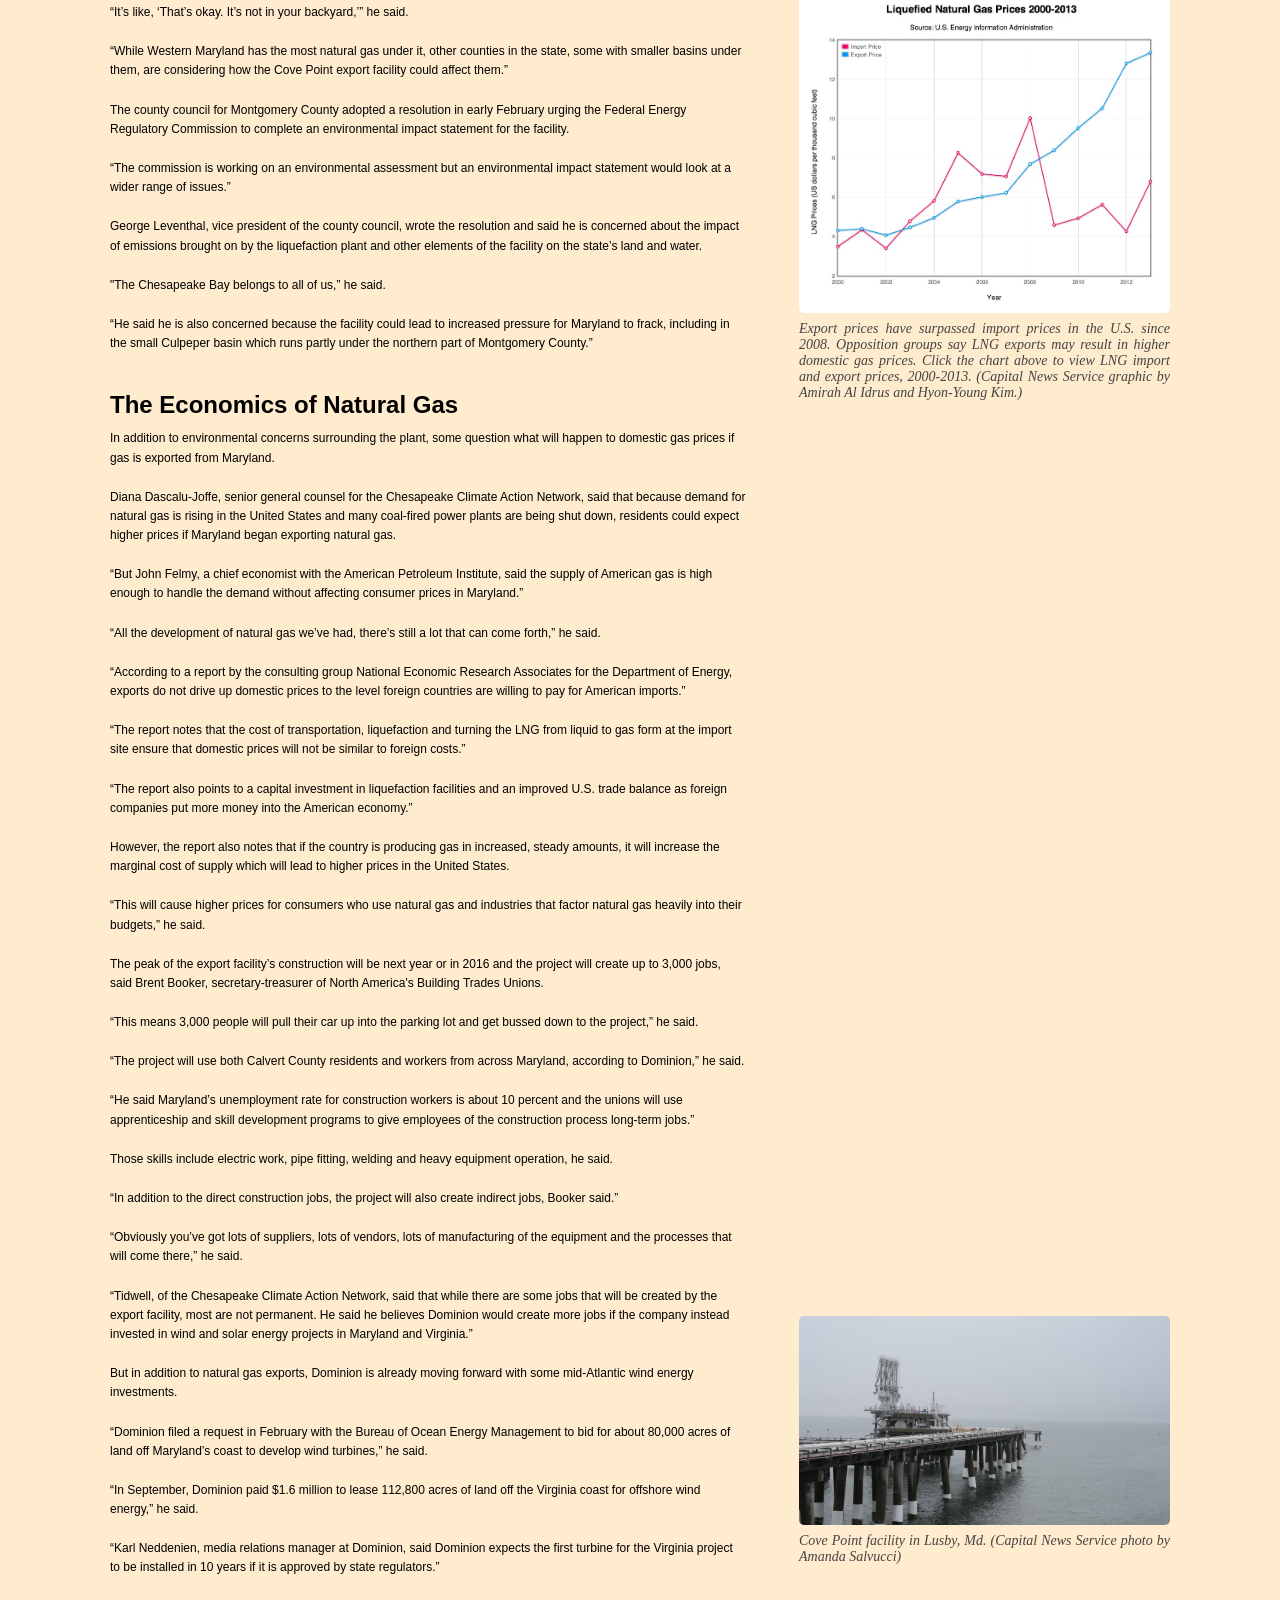
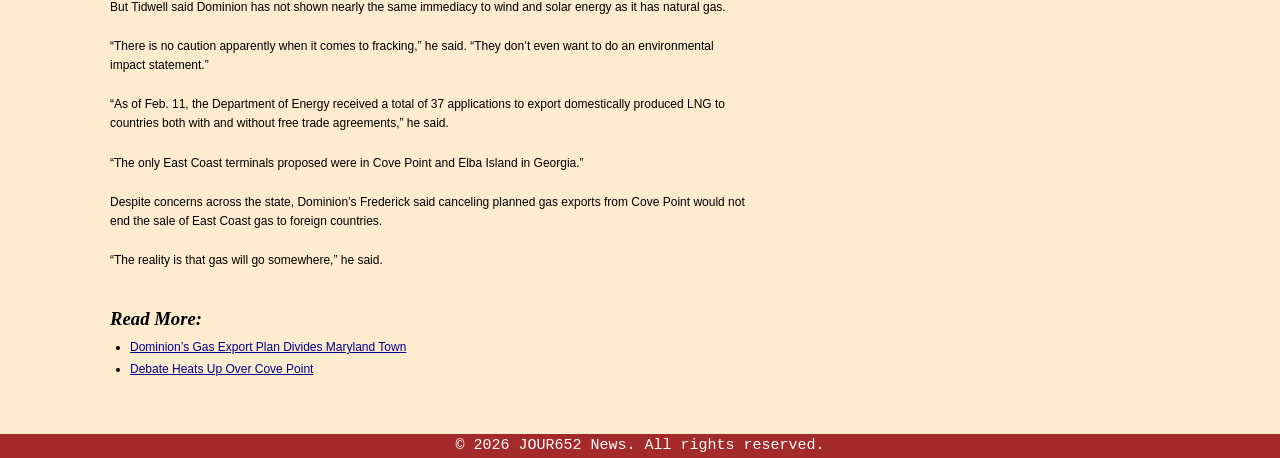
<file: MIDTERM/index.html>
<!DOCTYPE html>
<html lang="en">
<head>
    <meta charset="UTF-8">
    <meta name="viewport" content="width=device-width, initial-scale=1.0">
    <title>Cove Point: Marylanders Brace for Natural Gas Export Facility</title>
    <link rel="stylesheet" href="style.css">
</head>

<!--Hey it's Hafsa leaving a comment here!-->

<body>
<header class="banner">
    <div class="banner-title"> JOUR652 News</div>
</header>

 <div class="container">
    <figure class="featured-image"> <img src="pipes.jpg" alt="Pipes at the Cove Point facility, Lusby, Md."><figcaption>Pipes at the Cove Point facility, Lusby, Md. Capital News Service photo by Amanda Salvucci.</figcaption>
    </figure>

   <div class="main-columns-row">
    
    <article class="article"> 
        <h1>Marylanders Brace for Natural Gas Export Facility</h1>
        <br>
        <div id="byline">By Lyle Kendrick <br> Capital News Service</div>
        <br>
        <p><strong>COVE POINT</strong> - The natural gas pipes on Dominion’s Cove Point property begin on a pier in the Chesapeake Bay.</p>

        <p>They then descend underground and run for more than a mile behind the walls of a dimly-lit tunnel for foot-brake bicycles that workers use to travel from the dock to shore. Above ground, the pipes pass acres of trees and finally connect to seven massive storage tanks before the gas ultimately travels to American consumers.</p>
        
        <p>This winter, they have been empty of the imported gas that filled them for years. But now, Dominion and Maryland are bracing for the Chesapeake Bay dock, which was once a starting point for imported gas’ journey on American soil, to be the takeoff spot for exports.</p>

        <p>When that happens, Cove Point will become the first operational gas exporting facility on the East Coast. Dominion plans to begin construction by the end of the year.</p>
        
        <blockquote>"The Chesapeake Bay belongs to all of us”</blockquote>
        
        <p>The plan to export gas has raised questions across the state about whether the plant will be a boon for the economy or cause significant damage to the environment.</p>

        <p>Some Marylanders see the export plant, like Dominion does, as a job-creating opportunity for the state that is more environmentally-friendly than coal production.</p>

        <p>“It gives us a chance to export something,” said Delegate James Proctor, D-Calvert and Prince George’s.</p>

        <p>But others see the conversion as an environmental hazard that exposes all of Maryland to the potential risks of gas obtained through hydraulic fracturing, or fracking, and fear it could lead to use of the controversial gas-extraction method within the state.</p>
    
        <p>For Dominion executives, the switch is logical due to increased global demand for American gas and, with $3.8 billion worth of changes, will be an efficient way to use the existing facility.</p>

        <p>“It’s the same thing,” said Mike Frederick, vice president of Dominion’s LNG operations. “It’s just in reverse.”</p>

        <p>On the Dominion property, the main change will be the addition of a liquefaction plant that will cool the American-drilled natural gas and turn it into a liquid at 260 degrees below zero. The process reduces the gas volume and makes transporting it more efficient.</p>

        <p>Domination executives said a main heat exchange system, a turbine, compressors and cryogenic equipment will be among the project’s highest costs but declined to give specific amounts.</p>

        <p>While the construction process has not begun, Dominion has reached trade deals with Japan-based business group Sumitomo and India-based company GAIL. Dominion plans for the export facility to be operational by 2017.</p>

        <p>The crisis in Ukraine has led the Department of State and the Obama administration to develop a strategy to more quickly deploy the United States’ natural gas to undermine Russia’s influence over Ukraine and Europe in future years.</p>

        <p>The United States was a major natural gas importer until a few years ago. The gas supply in basins like Marcellus and new methods for extracting it, such as fracking, now enables the U.S. to wield political and economic influence as an exporter.</p>

        <p>“Russia supplies the majority of Ukraine’s natural gas, but recently announced it would no longer do so at a reduced price.”</p>

        <p>Though Dominion officials like Frederick said they see themselves as middlemen between gas basins in the region, such as the Marcellus Shale basin that runs under Pennsylvania and Western Maryland, and foreign importers, many across the state said they foresee consequences for the whole state if exports are permitted.</p>

        <p>The export proposal is pending review from the Federal Energy Regulatory Commission and the power plant on the facility is being reviewed by Maryland’s Public Service Commission.</p>

        <br>
        <h2>From the Eastern Shore to the Western Mountains</h2>
        <p>Paul Roberts, who owns Deep Creek Cellars, a winery in Garrett County, said his business has been doing well for the past few years.</p>

        <p>But he has been hesitant to hire more employees or expand his facility because he’s not sure whether there will be a renewed interest in leasing land in Maryland that the Marcellus Shale basin runs under for potential future drilling causing land prices to go up, he said.</p>

        <p>“I have to decide if it’s worth staying in Maryland any longer. I’m just at that point,” said Roberts, who is also the cofounder of Citizen Shale, a Western Maryland group against fracking.</p>

        <p>Fracking in Maryland is currently not allowed under Gov. Martin O’Malley’s order that prevents the Maryland Department of the Environment from approving drilling permits until the end of an ongoing scientific study examining the gas extraction process.</p>

        <p>However, the study ordered by O’Malley is planned to be finalized later this year and Mike Tidwell, director of the Chesapeake Climate Action Network, said he fears a gas export facility in Cove Point will lead the state government to allow fracking in Maryland.</p>

        <p>“I believe that if the Cove Point export facility is built for fracked gas, it is inconceivable that fracking won’t come to Maryland,” he said.</p>

        <p>“I believe that if the Cove Point export facility is built for fracked gas, it is inconceivable that fracking won’t come to Maryland,” he said.</p>

        <p>The Chesapeake Climate Action Network and other organizations, such as the Sierra Club, have held statewide protests, including one in Baltimore in February against the facility and the 130-megawatt power plant Dominion said is needed for exporting.</p>

        <p>Like Roberts, some in the Western Maryland real estate market are also eying whether Cove Point generates interest in land among energy companies, said Paul Durham, who works for Heritage Resources LLC, a consulting company in Western Maryland that works with natural resources, land planning and development.</p>

        <p>“If we experience the same effects that have been seen in other states, we’ll see a tougher environment to sell some properties that have been impacted by gas development,” Durham said.</p>

        <p>“He said shale gas development has a stigma of being associated with groundwater contamination and based on what’s gone on in states like Pennsylvania, property values can take a hit if drilling occurs nearby.”</p>

        <p>But some in Western Maryland look positively at the possibility of gas production in their region.</p>

        <p>Delegate Wendell Beitzel, R-Garrett, said he remembers growing up on his father’s farm and flares going off on nearby land when workers struck natural gas.</p>

        <p>“We’d go out there and admire the activity,” he said.</p>

        <p>“Beitzel said there were never any problems with contamination on the farms growing up, which was before hydraulic fracturing was a widespread method of gas extraction.”</p>

        <p>“Beitzel added that fracking enables drilling multiple wells from one location meaning there would be even less of a disturbance to nearby land if the practice were allowed in Maryland today.”</p>

        <p>While he doesn’t think fracking is dangerous, he thinks those who oppose American fracking should recognize that the extraction process has to be done somewhere, Beitzel said.</p>

        <p>“It’s like, ‘That’s okay. It’s not in your backyard,’” he said.</p>

        <p>“While Western Maryland has the most natural gas under it, other counties in the state, some with smaller basins under them, are considering how the Cove Point export facility could affect them.”</p>

        <p>The county council for Montgomery County adopted a resolution in early February urging the Federal Energy Regulatory Commission to complete an environmental impact statement for the facility.</p>

        <p>“The commission is working on an environmental assessment but an environmental impact statement would look at a wider range of issues.”</p>

        <p>George Leventhal, vice president of the county council, wrote the resolution and said he is concerned about the impact of emissions brought on by the liquefaction plant and other elements of the facility on the state’s land and water.</p>

        <p>        "The Chesapeake Bay belongs to all of us,” he said.</p>

        <p>“He said he is also concerned because the facility could lead to increased pressure for Maryland to frack, including in the small Culpeper basin which runs partly under the northern part of Montgomery County.”</p>
        <br>
        <h2>The Economics of Natural Gas</h2>
        <p>In addition to environmental concerns surrounding the plant, some question what will happen to domestic gas prices if gas is exported from Maryland.</p>

        <p>Diana Dascalu-Joffe, senior general counsel for the Chesapeake Climate Action Network, said that because demand for natural gas is rising in the United States and many coal-fired power plants are being shut down, residents could expect higher prices if Maryland began exporting natural gas.</p>

        <p>“But John Felmy, a chief economist with the American Petroleum Institute, said the supply of American gas is high enough to handle the demand without affecting consumer prices in Maryland.”</p>

        <p>“All the development of natural gas we’ve had, there’s still a lot that can come forth,” he said.</p>

        <p>“According to a report by the consulting group National Economic Research Associates for the Department of Energy, exports do not drive up domestic prices to the level foreign countries are willing to pay for American imports.”</p>

        <p>“The report notes that the cost of transportation, liquefaction and turning the LNG from liquid to gas form at the import site ensure that domestic prices will not be similar to foreign costs.”</p>

        <p>“The report also points to a capital investment in liquefaction facilities and an improved U.S. trade balance as foreign companies put more money into the American economy.”</p>

        <p>However, the report also notes that if the country is producing gas in increased, steady amounts, it will increase the marginal cost of supply which will lead to higher prices in the United States.</p>

        <p>“This will cause higher prices for consumers who use natural gas and industries that factor natural gas heavily into their budgets,” he said.</p>

        <p>The peak of the export facility’s construction will be next year or in 2016 and the project will create up to 3,000 jobs, said Brent Booker, secretary-treasurer of North America's Building Trades Unions.</p>

        <p>“This means 3,000 people will pull their car up into the parking lot and get bussed down to the project,” he said.</p>

        <p>“The project will use both Calvert County residents and workers from across Maryland, according to Dominion,” he said.</p>

        <p>“He said Maryland’s unemployment rate for construction workers is about 10 percent and the unions will use apprenticeship and skill development programs to give employees of the construction process long-term jobs.”</p>

        <p>Those skills include electric work, pipe fitting, welding and heavy equipment operation, he said.</p>

        <p>“In addition to the direct construction jobs, the project will also create indirect jobs, Booker said.”</p>

        <p>“Obviously you’ve got lots of suppliers, lots of vendors, lots of manufacturing of the equipment and the processes that will come there,” he said.</p>

        <p>“Tidwell, of the Chesapeake Climate Action Network, said that while there are some jobs that will be created by the export facility, most are not permanent. He said he believes Dominion would create more jobs if the company instead invested in wind and solar energy projects in Maryland and Virginia.”</p>

        <p>But in addition to natural gas exports, Dominion is already moving forward with some mid-Atlantic wind energy investments.</p>

        <p>“Dominion filed a request in February with the Bureau of Ocean Energy Management to bid for about 80,000 acres of land off Maryland’s coast to develop wind turbines,” he said.</p>

        <p>“In September, Dominion paid $1.6 million to lease 112,800 acres of land off the Virginia coast for offshore wind energy,” he said.</p>

        <p>“Karl Neddenien, media relations manager at Dominion, said Dominion expects the first turbine for the Virginia project to be installed in 10 years if it is approved by state regulators.”</p>

        <p>But Tidwell said Dominion has not shown nearly the same immediacy to wind and solar energy as it has natural gas.</p>

        <p>“There is no caution apparently when it comes to fracking,” he said. “They don’t even want to do an environmental impact statement.”</p>

        <p>“As of Feb. 11, the Department of Energy received a total of 37 applications to export domestically produced LNG to countries both with and without free trade agreements,” he said.</p>

        <p>“The only East Coast terminals proposed were in Cove Point and Elba Island in Georgia.”</p>

        <p>Despite concerns across the state, Dominion’s Frederick said canceling planned gas exports from Cove Point would not end the sale of East Coast gas to foreign countries.</p>

        <p>“The reality is that gas will go somewhere,” he said.</p>
        <br>

        <h3>Read More:</h3>
            <ul class="read-more">
                <li class="first-bullet"><a href="https://www.cnsmaryland.org/interactives/Cove-Point-Natural-Gas/index2.html" target="_blank">Dominion’s Gas Export Plan Divides Maryland Town</a></li>
                <li class="second-bullet"><a href="https://cnsmaryland.org/2014/02/21/debate-heats-up-over-cove-point/" target="_blank">Debate Heats Up Over Cove Point</a></li>
            </ul>

    </article>
    <aside class="photos-column">
        <figure class="photo-item">
         <a href="dominion.jpg">
          <img src="dominion.jpg" alt="Cove Point Dominion facility" >
        </a>
        <figcaption>Cove Point facility in Lusby has been importing liquefied natural gas for more than 30 years. Dominion acquired the facility in 2003 and plans to build a facility to export LNG. (Capital News Service photo by Amanda Salvucci.)</figcaption>    
        </figure>

        <figure class="photo-item">
         <a href="protest.JPG">
            <img src="protest.JPG" alt="Protesters at Dominion Cove Point facility">
         </a>
            <figcaption>Anti-fracking demonstrators march at Baltimore City Hall, Feb. 20, 2014. (Capital News Service photo by Amanda Salvucci.)</figcaption>  
        </figure>

        <figure class="photo-item">
         <a href="natural-gas-prices-chart .jpg">
            <img src="natural-gas-prices-chart .jpg" alt="natural gas prices chart">
         </a>    
            <figcaption>Export prices have surpassed import prices in the U.S. since 2008. Opposition groups say LNG exports may result in higher domestic gas prices. Click the chart above to view LNG import and export prices, 2000-2013. (Capital News Service graphic by Amirah Al Idrus and Hyon-Young Kim.)</figcaption>
        </figure>

        <figure class="photo-item">
         <a href="cove-point.jpg">
            <img src="cove-point.jpg" alt="Cove Point facility in Lusby, MD">
         </a>
            <figcaption>Cove Point facility in Lusby, Md. (Capital News Service photo by Amanda Salvucci)</figcaption>
        </figure>
    </aside>
   </div> 

 </div>

 <footer class="footer">
    <p>© 2026 JOUR652 News. All rights reserved. </p>
 </footer>
</body>
</html>
</file>
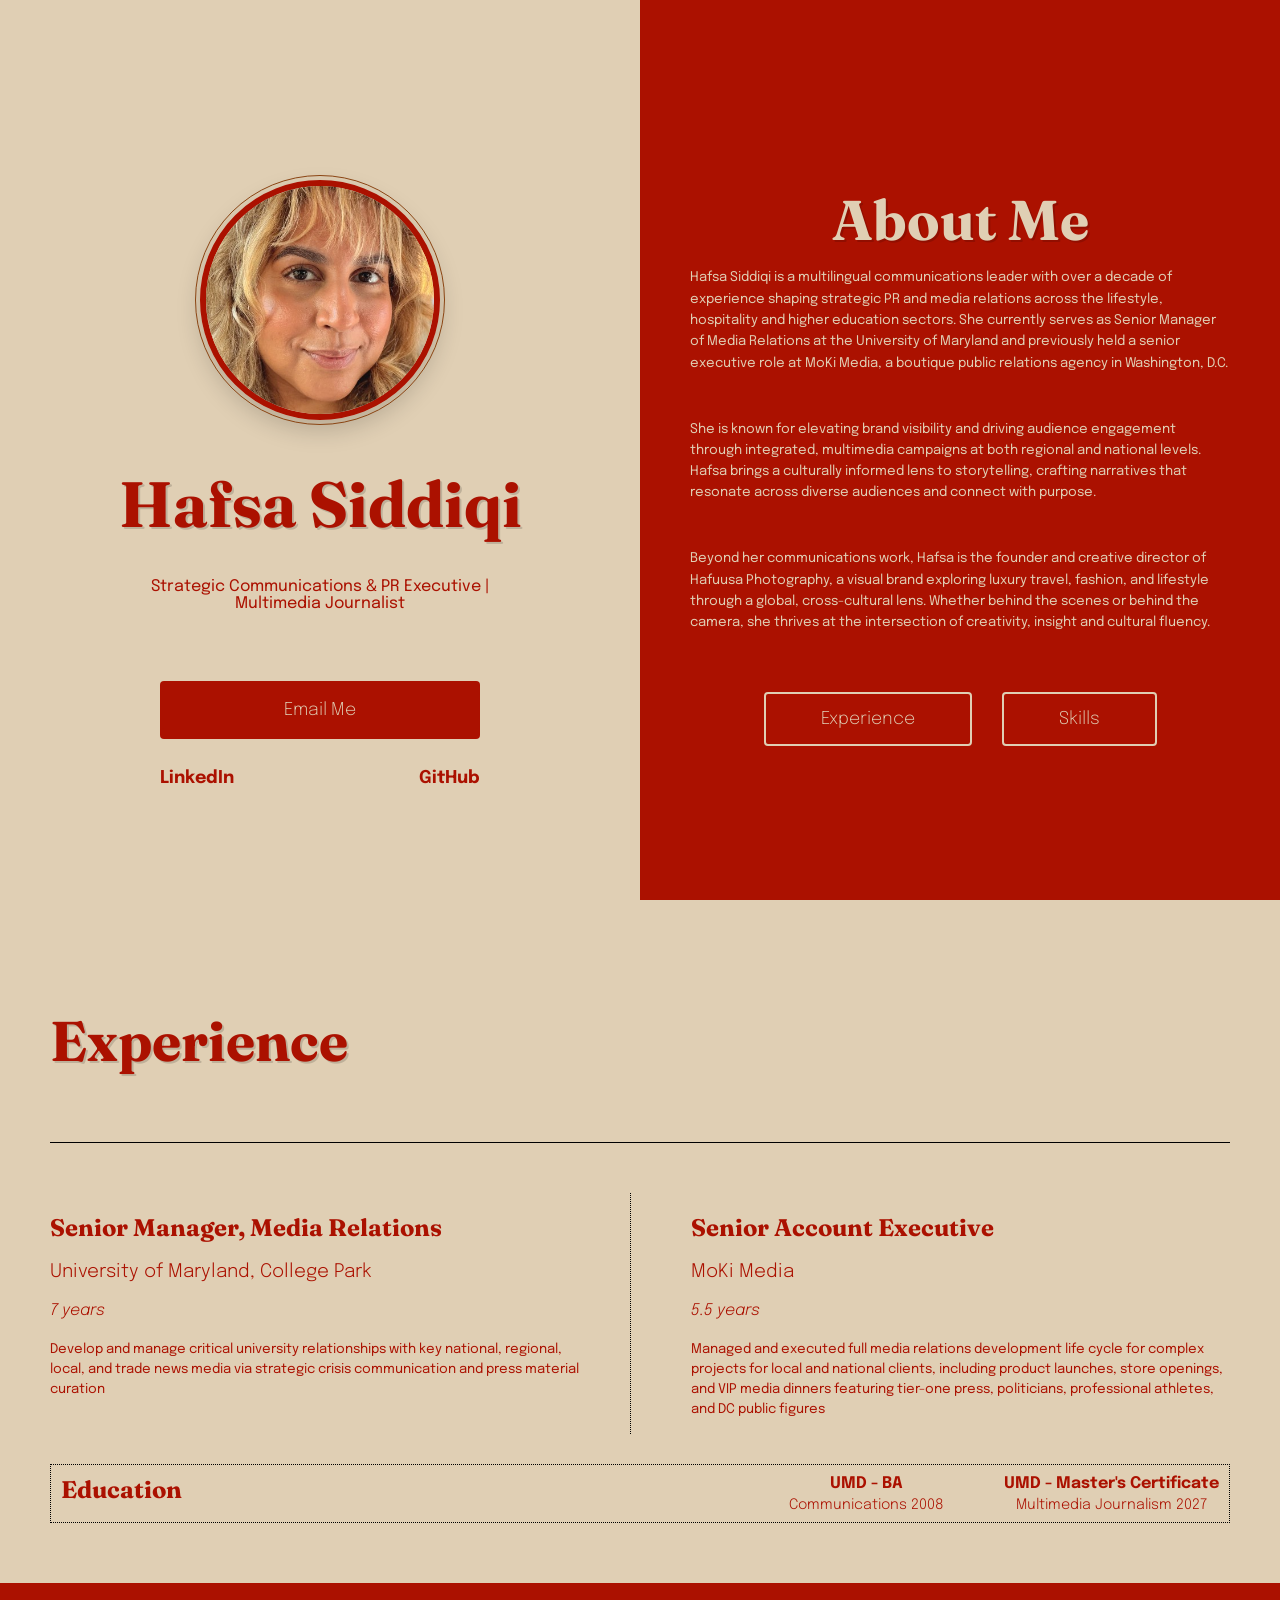
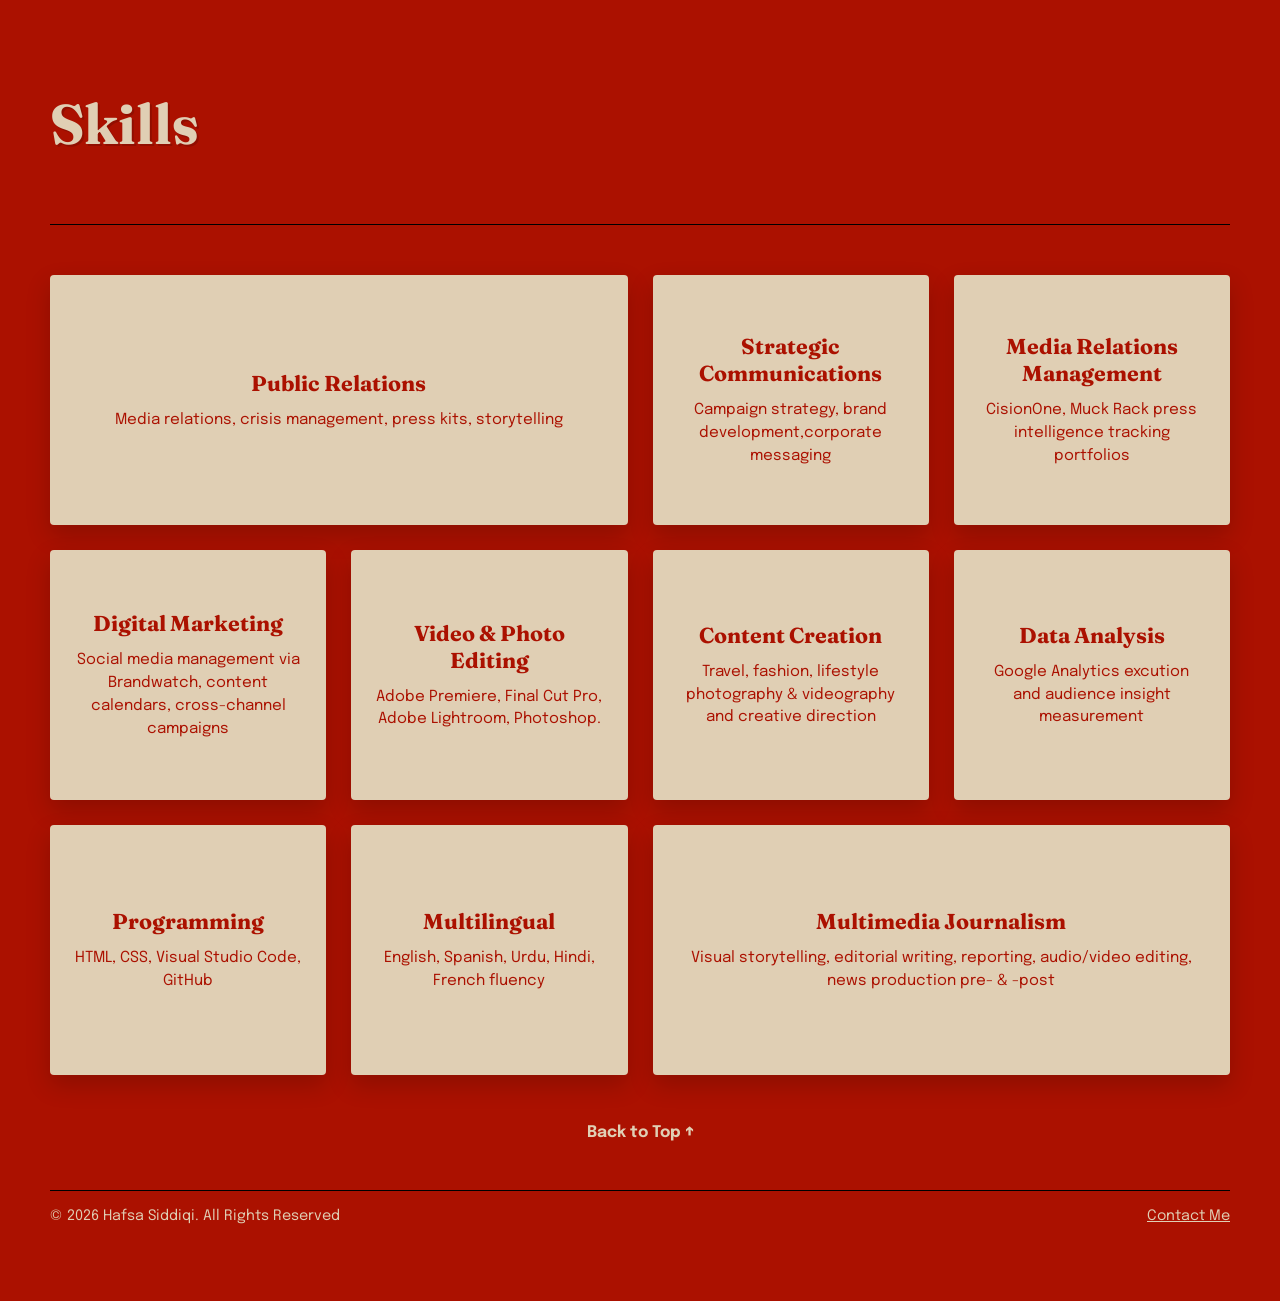
<file: Resume Project/index.html>
<!DOCTYPE html>
<html lang="en">
<head>
    <meta charset="UTF-8">
    <meta name="viewport" content="width=device-width, initial-scale=1.0">
    <title> Hafsa Siddiqi Resume </title>

    <link rel="preconnect" href="https://fonts.googleapis.com">
    <link rel="preconnect" href="https://fonts.gstatic.com" crossorigin>
    <link href="https://fonts.googleapis.com/css2?family=Fraunces:ital,opsz,wght@0,9..144,100..900;1,9..144,100..900&display=swap" rel="stylesheet">

    <link rel="preconnect" href="https://fonts.googleapis.com">
    <link rel="preconnect" href="https://fonts.gstatic.com" crossorigin>
    <link href="https://fonts.googleapis.com/css2?family=Epilogue:ital,wght@0,100..900;1,100..900&family=Fraunces:ital,opsz,wght@0,9..144,100..900;1,9..144,100..900&display=swap" rel="stylesheet">

    <link rel="stylesheet" type="text/css" href="style.css">
</head>

<body>

<div id="top-of-page" class="main-pg-container">
    <div class="main-left-column">
        <img src="Copy_Hafsa Siddiqi profile image.jpeg" alt="Hafsa Siddiqi profile picture" class="profile-img">
        <h1 class="name">Hafsa Siddiqi</h1>
        <h2 class="title">Strategic Communications & PR Executive | <br> Multimedia Journalist</h2>
        <h5 class="email-button"> <a href="mailto:hafsa.sidd@gmail.com" class="email-button">Email Me</a> </h5>
        <div class="social-links">
            <a href="https://www.linkedin.com/in/hafsasiddiqi/" target="_blank">LinkedIn</a>
            <a href="https://github.com/hafsa-26" target="_blank">GitHub</a>
        </div>
    </div>

    <div class="main-right-column">
        <h1 class="about">About Me</h1>
        <p>Hafsa Siddiqi is a multilingual communications leader with over a decade of experience shaping strategic PR and media relations across the lifestyle, hospitality and higher education sectors. She currently serves as Senior Manager of Media Relations at the University of Maryland and previously held a senior executive role at MoKi Media, a boutique public relations agency in Washington, D.C.</p>
        <br>
        <p>She is known for elevating brand visibility and driving audience engagement through integrated, multimedia campaigns at both regional and national levels. Hafsa brings a culturally informed lens to storytelling, crafting narratives that resonate across diverse audiences and connect with purpose.</p>
        <br>
        <p>Beyond her communications work, Hafsa is the founder and creative director of Hafuusa Photography, a visual brand exploring luxury travel, fashion, and lifestyle through a global, cross-cultural lens. Whether behind the scenes or behind the camera, she thrives at the intersection of creativity, insight and cultural fluency.</p>
        <div class="about-links">
            <a href="#experience-section" class="about-buttons">Experience</a>
            <a href="#skills-section" class="about-buttons">Skills</a>
        </div>
    </div>
</div>

<section id="experience-section" class="exp-section">

    <div class="exp-banner">
        <h1 class="banner-title">Experience</h1>
    </div>
    
    <div class="exp-columns-wrapper">
        <div class="exp-column">
            <h2 class="job-title">Senior Manager, Media Relations</h2>
            <h3 class="comp-name">University of Maryland, College Park </h3>
            <h4 class="years">7 years</h4>
            <p class="job-des">Develop and manage critical university relationships with key national, regional, local, and trade news media via strategic crisis communication and press material curation </p>
        </div>

        <div class="exp-column">
            <h2 class="job-title">Senior Account Executive</h2>
            <h3 class="comp-name">MoKi Media</h3>
            <h4 class="years">5.5 years</h4>
            <p class="job-des">Managed and executed full media relations development life cycle for complex projects for local and national clients, including product launches, store openings, and VIP media dinners featuring tier-one press, politicians, professional athletes, and DC public figures</p>
        </div>

    </div>

    <div class="ed-footer-box">
        <h1 class="ed-sec-title">Education</h1>
        <div class="ed-columns">
             <div class="ed-item">
                <div class="ed-degree"> UMD - BA </div>
                <div class="ed-details">Communications 2008 </div>
            </div>
            <div class="ed-item">
                <div class="ed-degree"> UMD - Master's Certificate</div>
                <div class="ed-details">Multimedia Journalism 2027</div>
            </div>
        </div>    
    </div>
</section>

<section id="skills-section" class="skills-sec">

    <div class="skills-banner">
        <h1 class="skills-banner-title">Skills</h1>
    </div>

    <div class="skills-grid">

        <div class="skill-card">
            <h2 class="skill-main">Public Relations</h2>
            <p class="skill-example">Media relations, crisis management, press kits, storytelling</p>
        </div>

       <div class="skill-card">
            <h2 class="skill-main">Strategic Communications</h2>
            <p class="skill-example">Campaign strategy, brand development,corporate messaging</p>
        </div>

        <div class="skill-card">
            <h2 class="skill-main">Media Relations Management</h2>
            <p class="skill-example">CisionOne, Muck Rack press intelligence tracking portfolios</p>
        </div>   

        <div class="skill-card">
            <h2 class="skill-main">Digital Marketing</h2>
            <p class="skill-example">Social media management via Brandwatch, content calendars, cross-channel campaigns</p>
        </div>

        <div class="skill-card">
            <h2 class="skill-main">Video & Photo Editing</h2>
            <p class="skill-example">Adobe Premiere, Final Cut Pro, Adobe Lightroom, Photoshop.</p>
        </div>

        <div class="skill-card">
            <h2 class="skill-main">Content Creation</h2>
            <p class="skill-example">Travel, fashion, lifestyle photography & videography and creative direction</p>
        </div>  

        <div class="skill-card">
            <h2 class="skill-main">Data Analysis</h2>
            <p class="skill-example">Google Analytics excution and audience insight measurement</p>
        </div>

        <div class="skill-card">
            <h2 class="skill-main">Programming</h2>
            <p class="skill-example">HTML, CSS, Visual Studio Code, GitHub</p>
        </div> 

        <div class="skill-card">
            <h2 class="skill-main">Multilingual</h2>
            <p class="skill-example">English, Spanish, Urdu, Hindi, French fluency</p>
        </div>

        <div class="skill-card">
            <h2 class="skill-main">Multimedia Journalism</h2>
            <p class="skill-example">Visual storytelling, editorial writing, reporting, audio/video editing, news production pre- & -post</p>
        </div>
       
    </div>
    <div class="top-link-wrapper">
        <a href="#top-of-page" class="back-to-the-top-btn">Back to Top &uarr;</a>
    </div>

    <footer class="footer-box">
        <div class="footer-content">
            <p class="footer-copyright">&copy; 2026 Hafsa Siddiqi. All Rights Reserved</p>
            <p class="footer-email"><a href="mailto:hafsa.sidd@gmail.com" class="footer-email">Contact Me</a> </p>
        </div>
    </footer>

</section>

</body>
</html>
</file>
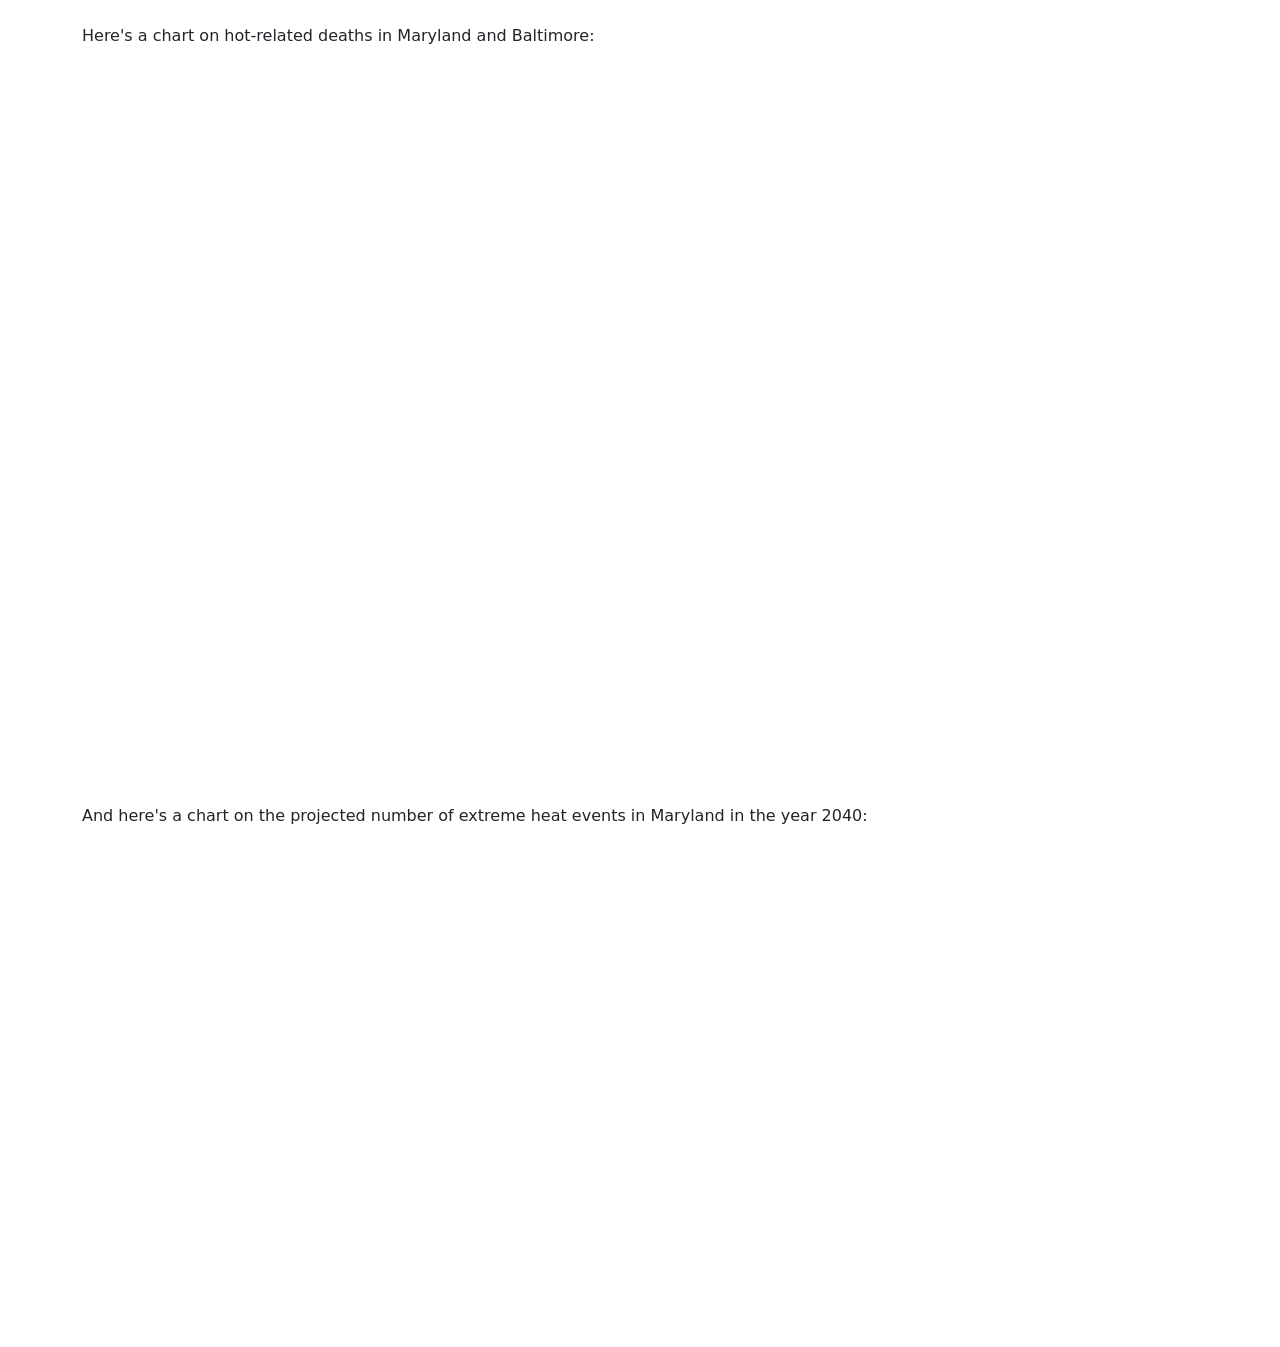
<file: Data Visualization/datawrapper-graphics.html>
<!DOCTYPE html>
<html lang="en">
<head>
	<meta charset="UTF-8">
	<meta name="viewport" content="width=device-width, initial-scale=1.0">
	<title>Datawrapper Graphics</title>
    <link href="https://cdn.jsdelivr.net/npm/bootstrap@5.3.0/dist/css/bootstrap.min.css" rel="stylesheet">
</head>
<body>
   <main class="container my-4">
    <div class="row">
      <div class="col-md-12">
        
        <p>Here's a chart on hot-related deaths in Maryland and Baltimore:</p>

        <div class="my-4">
          <iframe title="Hot-related deaths in Maryland and Baltimore" aria-label="Small multiple pie chart" id="datawrapper-chart-zFTDo" src="https://datawrapper.dwcdn.net/zFTDo/1/" scrolling="no" frameborder="0" style="width: 0; min-width: 100% !important; border: none;" height="701" data-external="1"></iframe><script type="text/javascript">(function(){function e(){window.addEventListener(`message`,function(e){if(e.data[`datawrapper-height`]!==void 0){var t=document.querySelectorAll(`iframe`);for(var n in e.data[`datawrapper-height`])for(var r=0,i;i=t[r];r++)if(i.contentWindow===e.source){var a=e.data[`datawrapper-height`][n]+`px`;i.style.height=a}}})}e()})();</script>
        </div>

        <p> And here's a chart on the projected number of extreme heat events in Maryland in the year 2040:</p>

        <div class="my-4">
        <iframe title="Projected number of extreme heat events in Maryland for the year 2040" aria-label="Choropleth map" id="datawrapper-chart-AAHtD" src="https://datawrapper.dwcdn.net/AAHtD/1/" scrolling="no" frameborder="0" style="width: 0; min-width: 100% !important; border: none;" height="440" data-external="1"></iframe>
        </div>

      </div>
    </div>
  </main>
    
</body>
</html>
</file>
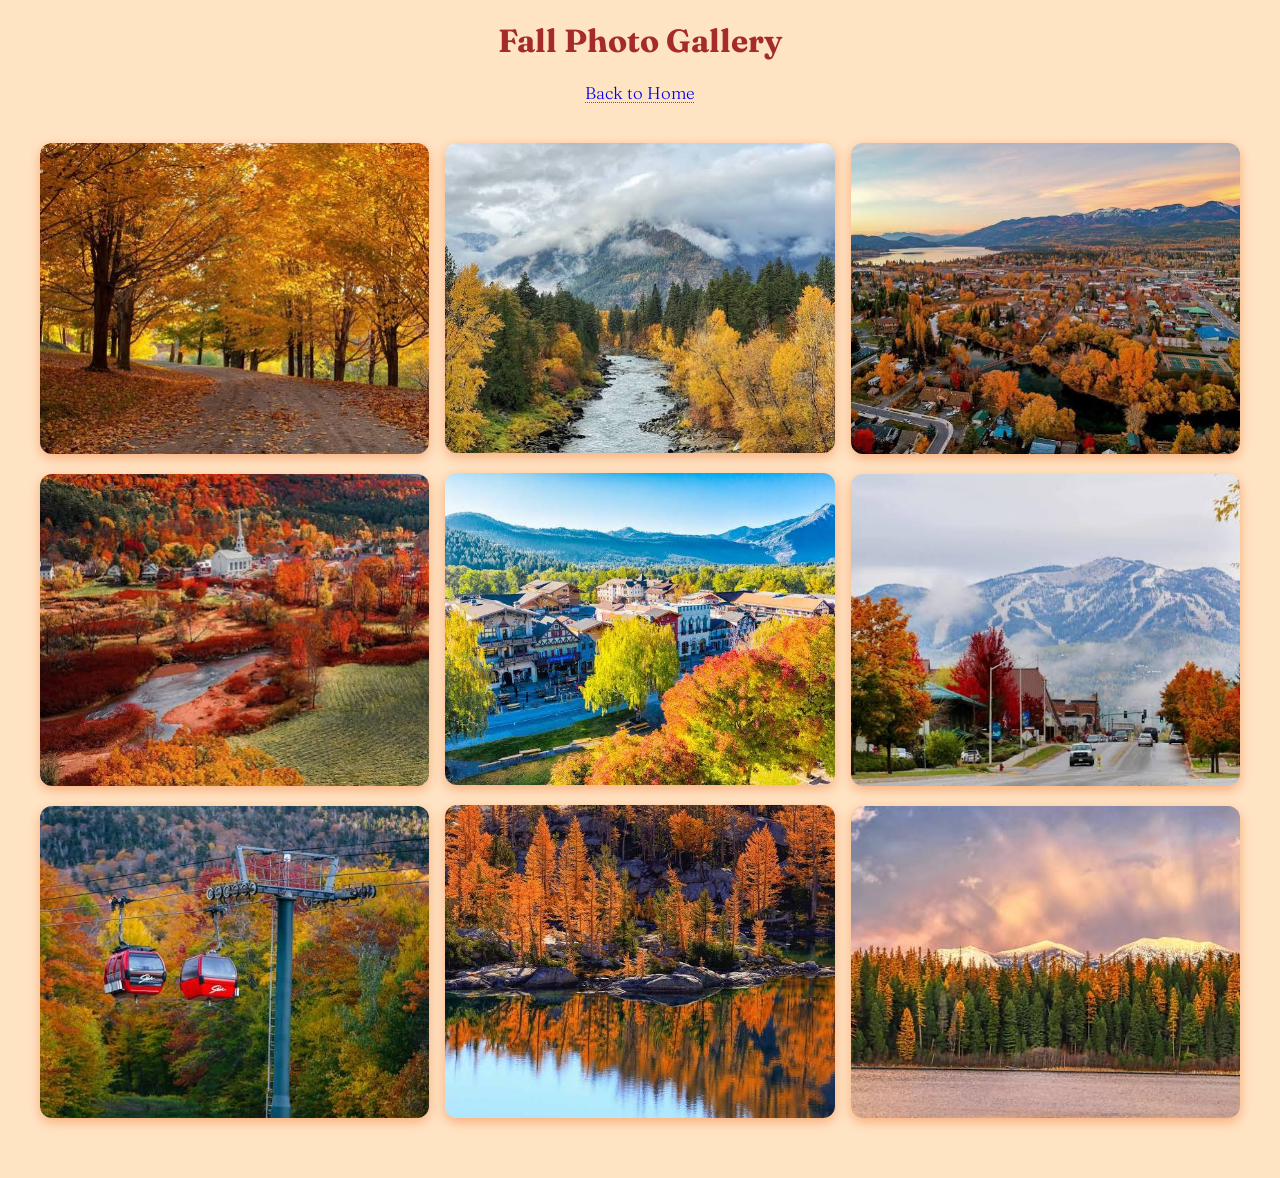
<file: Fan Page/photo.html>
<!DOCTYPE html>
<html>
<head>
    <title>Fall Photo Gallery</title>

    <link rel="preconnect" href="https://fonts.googleapis.com">
    <link rel="preconnect" href="https://fonts.gstatic.com" crossorigin>
    <link href="https://fonts.googleapis.com/css2?family=Fraunces:ital,opsz,wght@0,9..144,100..900;1,9..144,100..900&display=swap" rel="stylesheet">

     <link rel="stylesheet" href="style.css">
</head>
<body>

    <h1>Fall Photo Gallery</h1>

    <a href="index.html" class="nav-button">Back to Home</a>

    <div class="gallery">
        <img src="Stowe1.jpeg" alt="Stowe image one">
        <img src="Stowe2.jpeg" alt="Stowe image two">
        <img src="Stowe3.jpeg" alt="Stowe image three">

        <img src="Leave1.jpeg" alt="Leave image one">
        <img src="Leave3.jpeg" alt="Leave image three">
        <img src="Leave2.jpeg" alt="Leave image two">

        <img src="White1.jpeg" alt="White image one">
        <img src="White2.jpeg" alt="White image two">
        <img src="White3.jpeg" alt="White image three">
    </div>

</body>
</html>
</file>
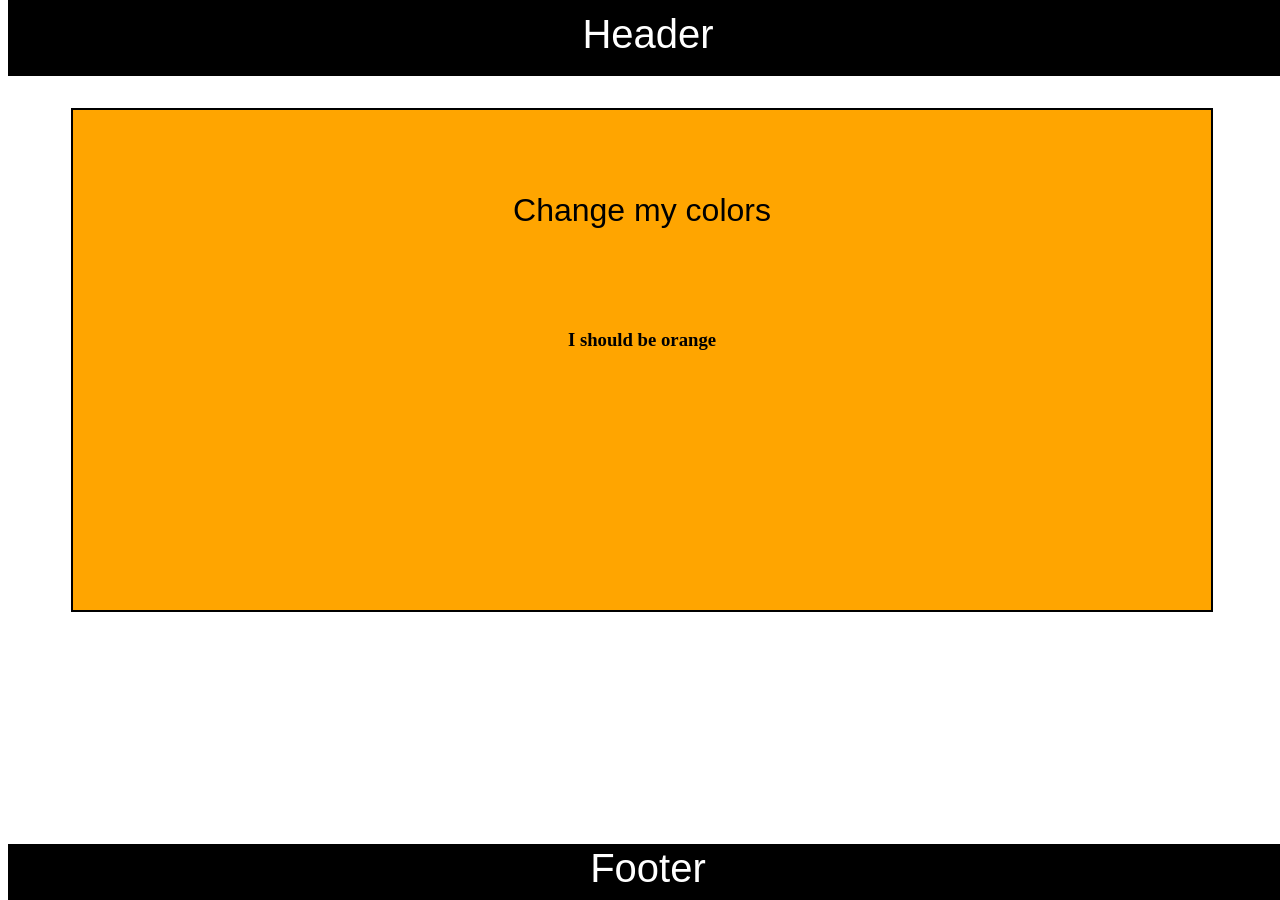
<file: Media Query Practice/media-query-practice.html>
<!DOCTYPE html>
<html lang="en">
    <head>
        <meta charset="UTF-8" />
        <meta name="viewport" content="width=device-width, initial-scale=1.0">
        <title>Media Query Practice</title>
        
        <!--Bootstrap Stylesheet
        <link href="https://cdn.jsdelivr.net/npm/bootstrap@5.3.3/dist/css/bootstrap.min.css" rel="stylesheet" integrity="sha384-QWTKZyjpPEjISv5WaRU9OFeRpok6YctnYmDr5pNlyT2bRjXh0JMhjY6hW+ALEwIH" crossorigin="anonymous">
        -->
        <!--My external stylesheet-->
        <link href="media-query-practice.css" rel="stylesheet" type="text/css">
        
    </head>
    <body>
        
        <!--Header-->
        <div class="container-fluid" id="header">
            <h1>Header</h1>
        </div>
        
        <!--Content Well-->
        <div class="container" id="content">
            
            <div id="colorbox">
                <h2>Change my colors</h2>
                <h3 id="green">I should be green</h3>
                <h3 id="blue">I should be blue</h3>
                <h3 id="purple">I should be purple</h3>
                <h3 id="orange">I should be orange</h3>
            </div>
        
        </div> <!--End of Content Well-->
        
        
        <!--Footer-->
        <div class="container-fluid" id="footer">
            <h2>Footer</h2>
        </div>
        
    <!--Bootstrap JS script
    <script src="https://cdn.jsdelivr.net/npm/bootstrap@5.3.3/dist/js/bootstrap.bundle.min.js" integrity="sha384-YvpcrYf0tY3lHB60NNkmXc5s9fDVZLESaAA55NDzOxhy9GkcIdslK1eN7N6jIeHz" crossorigin="anonymous"></script>
    -->
    </body>
</html>
</file>
<file: style.css>
/* styles for my resume */

/* font styles for full body of page */ 
body{
    font-family: 'arial';
    font-size: 1em;
    color: #444;
}

/* my name up top */
#name{
    font-size: 3em;
    color: #33485e;
    text-transform: uppercase;
    text-align: center;
    border-bottom: 1px solid #33485e;
    width: 60%;
    min-width: 300px;
    margin: 0 auto;
}

/* the subheading, which is my title */
#title{
  font-size: 1.5em;
  color: #33485e;
  text-transform: uppercase;
  font-weight: 600;
  text-align: center;
  margin: 20px;
  padding: -30px;
}

/* the different sections, experience, education, skills */
.sectionheader{
  font-size: 1.53em;
  text-transform: uppercase;
  font-weight: 400;
  background-color: #33485e;  
  color: white;
  margin: 20px 0 10px;
  padding: 5px 0 5px 10px;
  width: 100%;
  min-width: 300px;
}

/* job titles */
.jobtitle{
    font-size: 1.5em;
    font-weight: 600;
}

/* job organizations */
.organization{
    font-size: 1.2em;
    font-weight: 400;
    font-style: italic;
}

/* job dates */
.date{
    font-size: 1em;
    font-weight: 700;
    margin: 2px 0 0 0;
}

/* all bulleted lists font sizes */
ul{
    font-size: 1em;
} 

#container{
    width: 100%;
    max-width: 1200px;
    margin: 0 auto;
    padding-bottom: 50px;
}

.description{
    margin: 10px 0;
}

ul.menu{
    margin: 10px 0 0 20px;
    padding: 0px;
    text-align: center;
}

ul.menu li{
    display: inline-block;
    padding: 0 20px;
}

#degrees{
    margin:5px;
}

#do{
    margin: 5px;
}

#headshot{
    width: 150px;
    height: 150px;
    object-fit: cover;
    border-radius: 50%;
    border: 5px solid #33485e;
    margin-bottom: -20px;
}

#headshot-container{
    text-align: center;
    padding: 20px;
}

a:link{
    font-weight: 600;
    color: #0bc5f4;
}

a:visited{
    color: #6e38c7;
}

a:hover{
    color: #33485e;
}
</file>
<file: Bootstrap Practice/style.css>
.container {
    /* width, padding, margin */
}

.container {
    /* images width */
}

.bi {
   font-size:3em;
 }

.icons .col-md-4 {
   text-align: center;
 }
</file>
<file: Fan Page/style.css>
.gallery {
    column-count: 3;
    max-width: 1200px;
    margin:40px auto;
}

.gallery img {
    width: 100%;
    height: auto; 
    display: block;
    margin-bottom: 20px; 

    break-inside: avoid; 

    border-radius: 12px;
    box-shadow: 0 4px 12px rgba(240, 109, 39, 0.461);
}

body {
    background-color:bisque;
    padding: 0 20px;
    font-family: "Fraunces", serif;
    font-weight: 300;
    color:darkolivegreen;
    text-align: justify;
}

h1{
    color:brown;
    text-align:center;
}


.nav-button {
    display:block;
    margin: 20px auto;
    font-size: 17px;
    text-decoration-line: underline;
    text-decoration-color:darkolivegreen;
    text-decoration-thickness: 1px;
    text-underline-offset: 3px;
    text-decoration-style:dotted;
    text-align:center;
}

.nav-button:hover, .nav-link:hover{
    color:darkolivegreen;
}

.video {
  margin: 40px auto;
  width: 560px;
  text-align: center;
}

.video iframe {
    border-radius: 12px;
}
</file>
<file: Hafsa Siddiqi Midterm-Review/style.css>
*{
    margin: 0;
    padding: 0;
}

#container{
    margin:0 auto;
    width: 65ch;
}

#masthead{
    background-color: cornflowerblue;
    text-align: center;
    padding: 10px;
  
}

#mastheadtitle{
    color:darkblue;
    font-family: Helvetica, sans-serif;
    font-size: 5em; 
    font-weight: 700;
    margin: 0;
    line-height: 1;
    
}

h1{
    display: block;
    font-size: 2em;
    margin-block-start: 0.67em;
    margin-block-end: 0.67em;
    margin-inline-start: 0px;
    margin-inline-end: 0px;
    font-weight: bold;
    unicode-bidi: isolate;
    font-family: Verdana, sans-serif;
}

#byline{
    font-family: Verdana, sans-serif;
    font-size: 14px;
    font-style: italic;
}

p,.read-more li{
    font-family: "Georgia", serif;
    font-size: 13px;
    margin: 10px 0;
}

.read-more li{
    margin-bottom: 8px;
}
    blockquote
 {
    color: #808080;
    font-family: "Verdana", sans-serif;
    font-size: 20px;
    margin: 20px 0 20px 10px;
    border-left: 1px solid black;
    padding: 0 0 0 10px;
 }

 .featured-image {
  margin: 0 0 30px 0;
  width: 100%;
}

.featured-image img {
  display: block;
  width: 100%;
  height: auto;
}

.featured-image figcaption {
  font-size: 0.875rem;
  font-style:italic;
  color: #444;
}

.image-one {
  margin: 0 0 30px 0;
  width: 100%;
}

.image-one img {
  display: block;
  width: 100%;
  height: auto;
}

.image-one figcaption {
  font-size: 0.875rem;
  font-style:italic;
  color: #444;
}

.image-two {
  margin: 0 0 30px 0;
  width: 100%;
}

.image-two img {
  display: block;
  width: 100%;
  height: auto;
}

.image-two figcaption {
  font-size: 0.875rem;
  font-style:italic;
  color: #444;
}
</file>
<file: HTML Frame/style.css>
#headline{
    font-size: 3em;
    font-weight: 700;
    font-family: 'Georgia', serif;
    text-align: center;
    color:darkslategrey;
}

#byline{
    font-size: 1em;
    font-weight: 400;
    font-style: italic;
    font-family: 'Georgia', serif;
    text-align: center;
    color:darkslategrey;
}

#subhead{
    font-size: 2em;
    font-weight: 600;
    font-family: 'Verdana', sans-serif;
    text-align: left;
    color:darkslategrey;
}
p{
    font-size: 1em;
    font-weight: 400;
    font-family: 'Verdana', sans-serif;
    line-height: 180%;
    text-align: justify;
    color:darkslategrey;
    margin-bottom: 1.75em !important;
}
</file>
<file: MIDTERM/style.css>
/* Hey it's Hafsa leaving a comment here! */

* {
    box-sizing: border-box;
    margin: 0;
    padding: 0;
}

body {
   background-color:blanchedalmond;
}

.container {
    margin-right: auto;
    margin-left: auto;
    padding-left: 20px;
    padding-right: 20px;
    padding-top: 10vh;
    width: 90%;
    max-width: 1100px;
}

 .featured-image {
  width: 100%;
  margin: 0 0 40px 0;
  padding: 0;
}

.featured-image img {
  display: block;
  width: 100%;
  height:auto;
}

.featured-image figcaption {
  font-size: 0.875rem;
  font-style:italic;
  color: #444;
  margin-top: 8px;
  line-height: 1.4;
  text-align: center;
}

.banner {
    position: fixed;
    top: 0;
    bottom: 0;
    left: 0;

    width: 100%;
    height: 10vh;
    background-image: linear-gradient(rgba(243, 205, 102, 0.75), rgba(237, 66, 66, 0.75)), url(Maryland\ Flag\ .jpg);
    background-size: cover;
    background-position: center;
    background-repeat: no-repeat;

    padding-left: 20px;
    padding-right: 20px;
    box-sizing: border-box;
}



.banner-title {
    color: white;
    font-family: 'Courier New', Courier;
    font-size: 50px;
    font-weight:575px;
    text-align: center;
    line-height: 10vh;
}

#byline {
    font-style: italic;
    color: gray;
}

h1 {
    font-family: "Helvetica";
    font-size: 42px;
}

blockquote {
    max-width: 600px;     
    margin: 2rem auto;   
    text-align: center;
    font-family: "Verdana", sans-serif;
    font-size: 20px;
    color: #808080;
    border-left: 1px dotted black;
  
}

h2 {
    font-family: "Arial", sans-serif;
    padding-bottom: 10px;
}

p {
    font-family: "Verdana", Arial, sans-serif;
    font-size: 12px;
    line-height: 1.6;
}

.read-more {
    font-family: "Verdana", Arial, sans-serif;
    font-size: 12px;
    margin-top: 10px;
    padding-left: 20px;
}

.read-more li {
    margin-bottom: 8px;
}

.first-bullet a{
    color:darkblue;
}
.first-bullet a:hover {
    text-decoration: dotted underline;
    color:coral;
}

.second-bullet a{
    color:darkblue;
}   

.second-bullet a:hover {
    text-decoration: dotted underline;
    color:lightblue;
}

h3 {
    font-style: italic;
}

.main-columns-row {
    display: flex;
    flex-direction: row;
    justify-content: space-between;
    gap: 40px;
    width: 100%;
}

.article {
    width: 60%;
    min-width: 60%;
}

.article p{
    margin-bottom: 20px;
}

.photos-column {
    width:35%;
    min-width: 35%;
    display: flex;
    flex-direction: column;
    gap: 900px;
}

.photo-item {
    width: 100%;
    margin: 0 0 15px 0;
    padding:0;
}

.photo-item img{
    display: block;
    width: 100%;
    max-width: 100%;
    height: auto;
    border-radius: 5px;
}

.photo-item figcaption {
    font-size: 0.875rem;
    font-style:italic;
    color: #444;
    margin-top: 8px;
    text-align: justify;
}

.footer {
   width: 100%;
   background-color: brown; 
   padding: 20px, 0;
   text-align: center;
   margin-top: 50px;
}

.footer p{
    color: #ffffff;
    font-family: "Courier New", sans-serif;
    font-size: 15px;
    margin: 0;
}
</file>
<file: Resume Project/style.css>
html {
    scroll-behavior: smooth;
}

*, *::before, *::after {
    box-sizing:border-box;
}

body {
    margin: 0;
    padding: 0;
    width: 100%;
    overflow-x: hidden; /* stops any glitching when scrolling horizontally */
}

/* ensures the master box scales cleanly to match the browser window boundaries */
.main-pg-container {
    display: flex;
    min-height: 100vh;
    width: 100%; 
    box-sizing: border-box;
}

.main-left-column, .main-right-column {
    flex: 1;
    padding: 50px;
    min-width: 0;
}

.main-left-column {
    background-color:#E0CFB4;
    color: #ab1100;
    text-align: center;
    display: flex;
    flex-direction: column;
    align-items: center;
    justify-content: flex-start;
    padding-top: 20vh;
}

.main-right-column {
    background-color:#ab1100;
    color:#E0CFB4;
    text-align: center;
    display: block;
    flex-direction: column;
    align-items: center;
    padding-top: 15vh;
}

.profile-img {
    width: 240px;
    height: 240px; 
    border-radius: 50%;
    object-fit: cover;
    border: 6px solid #ab1100;
    outline: 1px solid saddlebrown;
    outline-offset: 4px;
    margin-bottom: 24px;
    box-shadow: 0px 10px 25px rgba(0, 0, 0, 0.18);
}

.profile-img:hover{
    transform: scale(1.07);
    box-shadow: 0px 10px 55px rgba(0, 0 , 0, 0.3);
    cursor: pointer;
}


.name {
    display: block;
    font-size: 4.0rem;
    font-weight: bold;
    font-family: 'Fraunces', serif;
    text-shadow: 2px 2px 0px rgba(0, 0, 0, 0.15);
    margin-top: 20px;
    margin-bottom: 25px;
}

.title {
    display: block;
    font-size: 1rem;
    font-weight: 425;
    font-family: 'Epilogue', sans-serif;
    margin-top: 10px;
    margin-bottom: 40px;
}

.email-button{
    display: block;
    width: 320px; /* forces the button block to match the wide layout */
    max-width: 100%; /* protexts the layout bounds when the window scales down */
    background-color: #ab1100;
    color:#E0CFB4;
    text-align: center;
    text-decoration: none;
    font-family: 'Epilogue', sans-serif;
    font-size: 1.1rem;
    font-weight: 250;
    padding: 10px 0px;
    border-radius: 4px;
}

.email-button:hover {
    background-color:#E0CFB4;
    color:#ab1100;
    cursor: pointer;
}

.social-links {
    display: flex;
    width: 320px;
    mad-width: 100%;
    justify-content: space-between; /* pushes the linkedin and github buttons to either ends
    margin: 0 auto; /*centers container so that it's horizontal inside the flex wrapper */
}

.social-links a {
    color:#ab1100;
    text-decoration: none;
    font-family:'Epilogue', sans-serif;
    font-size: 1.1rem;
    font-weight: bold;
}

/* this allows each individual link to be highlighted when you hover over it vs both at the same time bc they live in the same wrapper box parent */
.social-links a:hover {
    opacity: 0.7;
    text-decoration: underline;
    cursor: pointer;
}

.about {
    display: block;
    font-size: 3.5rem;
    font-weight: bold;
    font-family: 'Fraunces', serif;
    margin-top: 50px;
    margin-bottom: 10px;
    text-align: center;
    text-shadow: 2px 2px 0px rgba(0, 0, 0, 0.15);

}

.about:hover {
    font-style:italic;
    transition: font-style 0.05s ease;
    cursor: pointer;
}

p {
    font-family: 'Epilogue', sans-serif;
    font-size:smaller;
    text-align: left;
    justify-content: left;
    line-height: 1.6;
    word-wrap: break-word; /* forces any long word strings to stay text bound */
}

.about-links {
    display: flex;
    flex-wrap: wrap; /* super important! it allows the navigation links to wrap to a new line on narrow devices */
    gap: 30px;
    margin-top: 40px;
    justify-content: center;
}

.about-buttons {
    display: inline-block;
    padding: 16px 55px;
    border: 2px solid #E0CFB4;
    background-color: transparent;
    color:#E0CFB4;
    text-decoration: none;
    font-family: 'Epilogue', sans-serif;
    font-size: 1.1rem;
    font-weight: 250;
    text-align: center;
    border-radius: 4px;
    min-width: 130px;
    margin-top: 2vh;
}

.about-buttons:hover {
    background-color:#E0CFB4;
    color:#ab1100;
    cursor:pointer;
}

/* this is basically setting up the container, or whole page/section, of the skills section */
.exp-section{
    background-color: #E0CFB4;
    padding: 60px 50px;
    width: 100%;
    box-sizing: border-box;
}


/* this sets up the container, or box settings, for the banner title to fit in */
.exp-banner {
    text-align: left;
    padding-bottom: 20px;
    margin-bottom: 50px;
    border-bottom: 1px solid black;

}

/* now this styles the actual text of Experience, color, size, shadows, etc. */
.banner-title {
    font-family: 'Fraunces', serif;
    font-size: 3.5rem;
    color:#ab1100; 
    display: block;
    text-shadow: 2px 2px 0px rgba(0, 0, 0, 0.15);

}

.banner-title:hover {
    font-style:italic;
    transition: font-style 0.05s ease;
    cursor: pointer;
}

.exp-columns-wrapper{
    display: flex;
    gap: 60px;
    width: 100%;
}

.exp-column {
    flex: 1; /* this splits the text layout perfectly 50/50 on full page */
    color: #ab1100;
}

/* this adds a dotted divider between the two containers */
.exp-column:first-child {
    border-right: 1px dotted black;
    padding-right: 40px; /* adds an internal padding so the text doesn't hug the dotted line */
}

.exp-column h2 {
    font-family: 'Fraunces', serif;
}

.exp-column h3 {
    font-family:'Epilogue', sans-serif;
    font-weight:300;
}

.exp-column h4 {
    font-family:'Epilogue', sans-serif;
    font-weight:300;
    font-style: italic;
}

.exp-column p {
    font-family:'Epilogue', sans-serif;
    line-height: 1.5;
}

.ed-footer-box {
    display: flex;
    justify-content: space-between; /*ensures title stays to left, degrees to right */
    align-items: flex-start;
    width: 100%;
    padding: 10px 10px;
    margin-top: 30px;
    box-sizing:border-box;
    border: 1px dotted black;
}

.ed-footer-box:hover{
    font-style: italic;
    cursor: pointer;
}

.ed-sec-title {
    font-family: 'Fraunces', serif;
    font-size: 1.5rem;
    color:#ab1100; 
    margin: 0;
    flex: 1;
}

.ed-columns {
    display: flex;
    gap: 60px;
    flex: 2;
    justify-content: flex-end;

}

.ed-item {
    text-align: center;
}

.ed-degree{
    font-family: 'Epilogue', sans-serif;
    font-weight: bold;
    font-size: 1rem;
    color:#ab1100;
    margin-bottom: 6px;

}

.ed-details{
    font-family: 'Epilogue', sans-serif;
    font-weight: 300;
    font-size: 0.9rem;
    color:#ab1100;
}

.skills-sec{
    background-color:#ab1100;
    padding: 60px 50px;
    width: 100%;
    box-sizing: border-box;
}

.skills-banner{
    text-align: left;
    padding-bottom: 20px;
    margin-bottom: 50px;
    border-bottom: 1px solid black;
}

.skills-banner-title {
    font-family: 'Fraunces', serif;
    font-size: 3.5rem;
    color:#E0CFB4; 
    display: block;
    text-shadow: 2px 2px 0px rgba(0, 0, 0, 0.15);

}

.skills-banner-title:hover{
    font-style:italic;
    transition: font-style 0.05s ease;
    cursor: pointer;
}

.skills-grid{
    display: grid;
    grid-template-columns: repeat(4, 1fr);
    gap: 25px;
    width: 100%;
}

.skills-grid .skill-card:first-child{
    grid-column: span 2;
}

.skills-grid .skill-card:last-child{
    grid-column: span 2;
}

.skill-card{
    background-color:#E0CFB4;
    padding: 35px 25px;
    box-sizing: border-box;
    text-align: center;
    display: flex;
    flex-direction: column;
    justify-content: center;
    min-height: 250px;
    border-radius: 4px;
    box-shadow: 0px 10px 25px rgba(0, 0, 0, 0.18);
    transition: background-color 0.1s ease, transform 0.1s ease, box-shadow 0.1s ease;

}

.skill-main{
    font-family: 'Fraunces', serif;
    font-size: 1.35rem;
    font-weight: bold;
    color:#ab1100;
    margin: 0 0 12px 0;
}

.skill-example{
    font-family:'Epilogue', sans-serif;
    font-size: 0.95rem;
    font-weight: normal;
    color:#ab1100;
    line-height: 1.5;
    margin: 0;
    text-align: center;
}

.skill-card:hover{
    background-color: rgba(224, 207, 180, 0.8);
    transform: scale(1.07);
    box-shadow: 0px 10px 25px rgba(0, 0 , 0, 0.3);
    cursor: pointer;
}

.skill-card:hover .skill-main{
    color:#E0CFB4;
    transition: color 0.05s ease-in-out;
}

.skill-card:hover .skill-example{
    color:#E0CFB4;
    transition: color 0.05s ease-in-out;
}

.top-link-wrapper{
    display:flex;
    justify-content: center;
    width: 100%;
    margin-top: 40px;
    margin-bottom: -40px;
}

.back-to-the-top-btn{
    font-family: 'Epilogue', sans-serif;
    font-size: 1rem;
    font-weight: bold;
    color:#E0CFB4;
    text-decoration: none;
    padding: 8px 16px;
    border: 1px solid transparent;
    border-radius: 4px;
    transition: all 0.05s ease-in-out;
}

.back-to-the-top-btn:hover {
    color: #ffffff;
    cursor: pointer;
}

.footer-box{
    width: 100%;
    margin-top: 80px;
    border-top: 1px solid black;
    box-sizing: border-box;
}

.footer-content{
    display:flex;
    justify-content: space-between;
    align-items: center;
    max-width: 1200px;
    margin: 0 auto;
}

.footer-copyright{
    font-family: 'Epilogue', sans-serif;
    color:#E0CFB4;
    font-size: 0.9rem;
    margin: 0;
}

.footer-email a{
    font-family: 'Epilogue', sans-serif;
    color:#E0CFB4;
    font-size: 0.9rem;
    margin: 0;
}

.footer-email a:hover{
    color:#ab1100;
    background-color:#E0CFB4;
    padding: 10px;
    cursor:pointer;
    
}

@media (max-width: 1024px) {
    .skills-grid{
        grid-template-columns: repeat(2, 1fr);
    }

    .skills-grid .skill-card:first-child,
    .skills-grid .skill-card:last-child {
        grid-column: span 1;
    }
}

@media (max-width: 768px){
    .main-pg-container {flex-direction: column;}
    .main-left-column, .main-right-column {
        width: 100%;
        padding: 40px 25px;
    }
    .about {
        text-align: center;
        font-size: 2.8rem;
    }
    .main-right-column {
        text-align:center;
    }
    .about-links  {
        justify-content: center;
    }
    .banner-title{
        display:block;
        white-space: normal;
        word-wrap: break-word;
        overflow-wrap: break-word;
        width: 100%;
    }
    .exp-columns-wrapper {
        flex-direction:column; /* stacks experience columns vertically on mobile */
        gap: 40px;
    }
    .exp-column:first-child {
        border-right: none; /* removes the dotted line on mobile devices for a clean look */
        padding-right: 0;
    }
    .ed-footer-box{
        display:flex;
        flex-direction: column;
        align-items: center;
        text-align: center;
        gap: 35px;
        padding: 40px 20px;
    
    }
    .ed-sec-title{
        display: block;
        text-align: left;
        white-space: normal;
        word-wrap: break-word;
        overflow-wrap: break-word;
        width: 100%;
        margin-bottom: 10px;
   }
    .ed-columns {
        display:flex;
        flex-direction: column;
        gap: 30px;
        width: 100%;
    }
    .ed-item{
        text-align: left;
        width: 100%;
    }
    .skills-sec{
        padding: 40px 25px;
        box-sizing: border-box;
    }
    .skills-grid{
        grid-template-columns: 1fr;
        gap: 20px;
        box-sizing: border-box;
    }
    .skills-grid .skill-card:first-child,
    .skills-grid .skill-card:last-child {
        grid-column: span 1 !important;   
    }
    .top-link-wrapper{
        justify-content: center;
        margin-top: 30px;
        margin-bottom: -20px;
    }
    .footer-content {
        flex-direction: column;
        gap: 20px;
        justify-content: center;
    }
    .footer-email {
        justify-content: center;
    }
}
</file>
<file: Media Query Practice/media-query-practice.css>
/* 
Let's practice media queries!



/*
Let's practice responsive design with CSS media queries! No Bootstrap is needed.

Write the following media queries at the very bottom of this stylesheet BELOW the mobile-first styles.

(Helpful tip: Since the default design was designed for mobile-first, use the min-width property in your media queries)

Use min-width so each breakpoint applies at that width and above. When multiple breakpoints match, the later rules override earlier rules.



2. At 768px and wider:
   - Set #colorbox's background color to blue.
   - Set the #colorbox heading's text color to white.
   - Show #blue and hide #green.

3. At 992px and wider:
   - Set #colorbox's background color to purple.
   - Set the #colorbox heading's text color to white.
   - Show #purple and hide #green and #blue.

4. At 1200px and wider:
   - Set #colorbox's background color to orange.
   - Set the #colorbox heading's text color to black.
   - Show #orange and hide #green, #blue, and #purple.
*/

/* Styles for mobile-first provide the default design for small screens. */


h1, h2 {
    margin-top: 0;
    margin-bottom: .5rem;
    font-family: Arial, Helvetica, sans-serif;
    font-size: 2.5rem;
    font-weight: 500;
    line-height: 1.2;
    color: #fff;
}

.container-fluid {
    padding-inline: 0;
    width: 100%;
}

.container {
    width: 100%;
    max-width: 90%;
    padding-inline: 20px;
    margin: 0 auto;
}

#content {
    position: relative;
    top: 100px;
    text-align: center;
}

#header {
    position: fixed;
    top: 0;
    text-align: center;
    background-color: black;
    color: white;
    padding: 10px 0;
}

#footer {
    position: fixed;
    bottom: 0;
    background-color: black;
    color: white;
    text-align: center;
}

#colorbox {
    border: 2px solid black;
    width: 100%;;
    margin: 0 auto;
    text-align: center;
    height: 500px;
    background-color: white;
}

#colorbox h2 {
    font-size: 2em;
    line-height: 200px;
    color: black;
}

#green {
    color: white;
    display: none;
}

#blue {
    color: white;
    display: none;
}

#purple {
    color: white;
    display: none;
}

#orange {
    color: black;
    display: none;
}


@media (min-width: 576px) {
    #colorbox {
        background-color: green;
    }

    #colorbox h2 {
        color: white;
    }

    #green {
        display: block;
    }
}

@media (min-width: 768px) {
    #colorbox {
        background-color: blue;
    }

    #colorbox h2 {
        color: white;
    }

    #blue {
        display: block;
    }

    #green {
        display: none;
    }
}

@media (min-width: 992px) {
    #colorbox {
        background-color: purple;
    }

    #colorbox h2 {
        color: white;
    }

    #purple {
        display: block;
    }

    #green,
    #blue {
        display: none;
    }
}

@media (min-width: 1200px) {
    #colorbox {
        background-color: orange;
    }

    #colorbox h2 {
        color: black;
    }

    #orange {
        display: block;
    }

    #green,
    #blue,
    #purple {
        display: none;
    }
}
</file>
